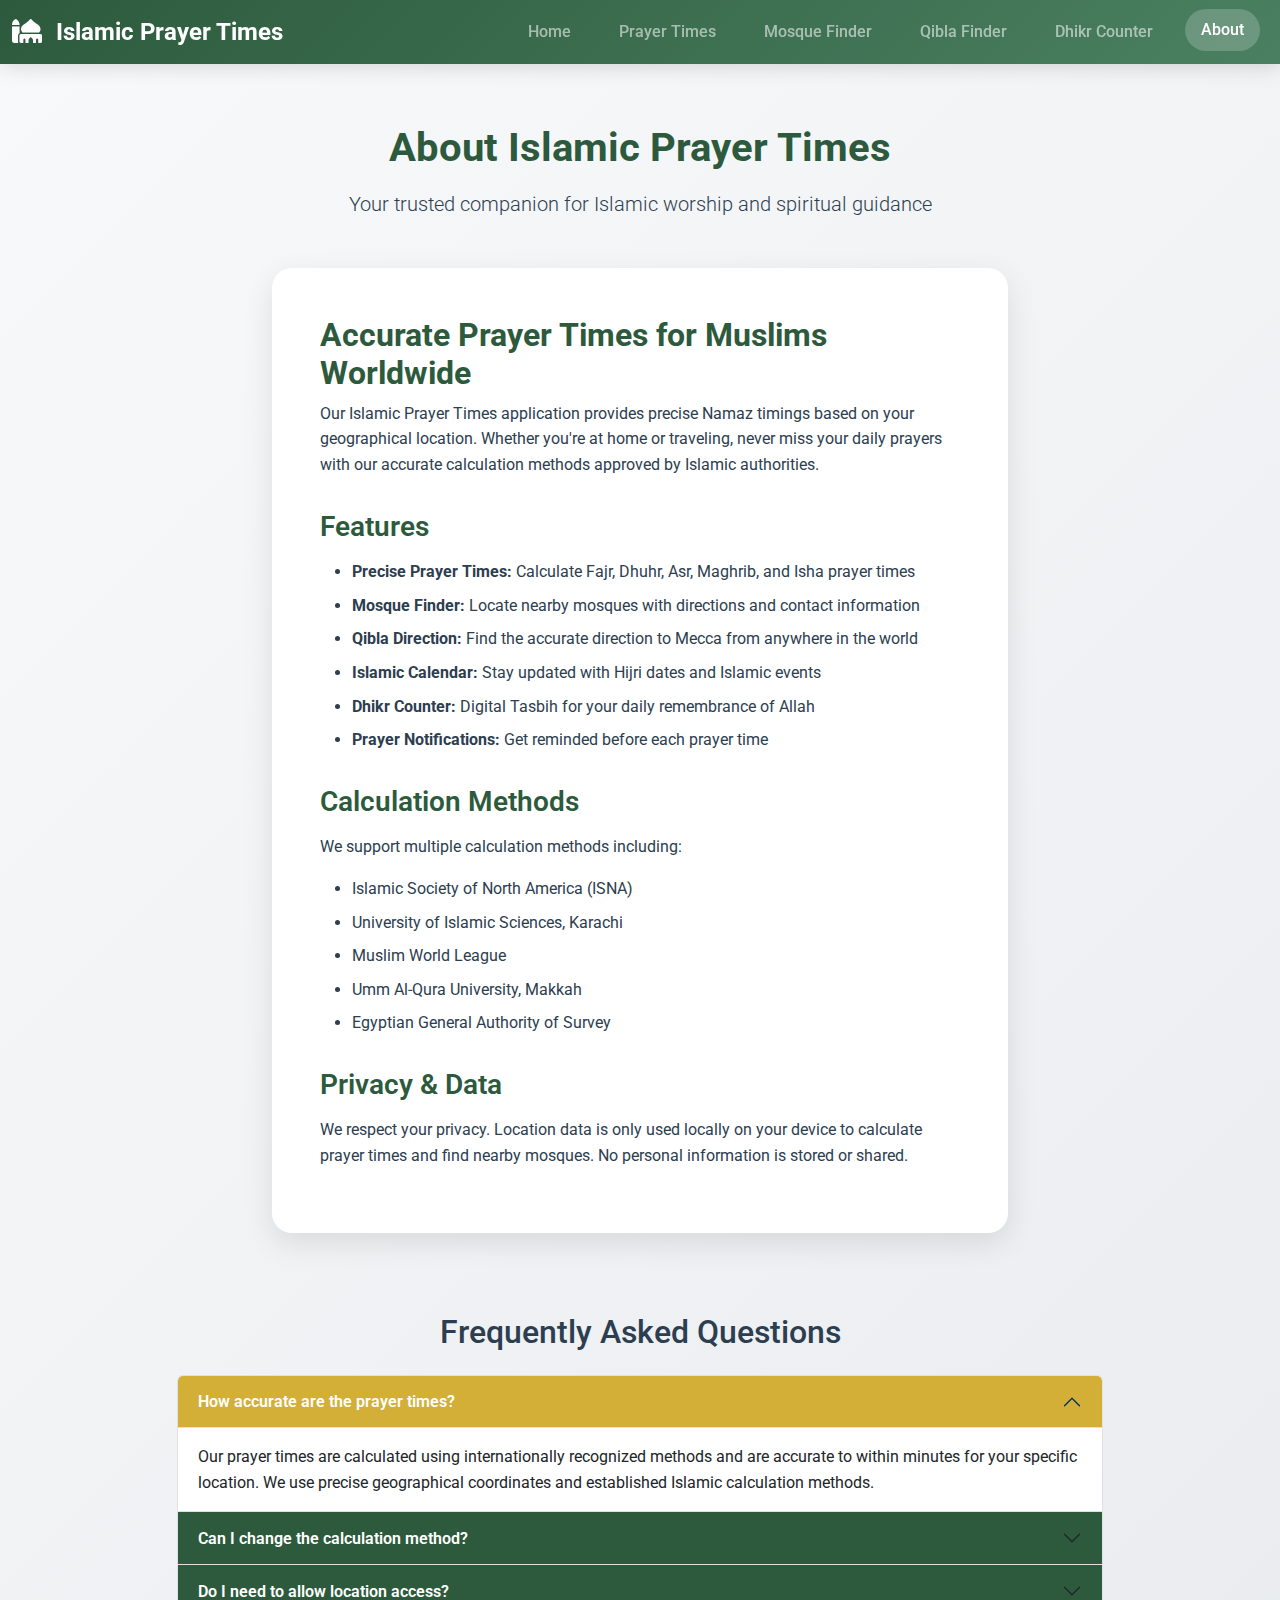
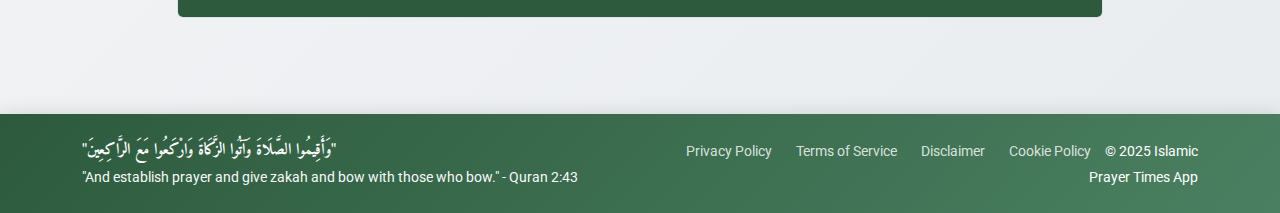
<file: about.html>
<!DOCTYPE html>
<html lang="en">

<head>
    <meta charset="UTF-8">
    <meta name="viewport" content="width=device-width, initial-scale=1.0">
    <title>About - Islamic Prayer Times</title>
    <meta name="description" content="Learn more about Islamic Prayer Times app and its features.">
    
    <!-- Bootstrap 5 CSS -->
    <link href="https://cdn.jsdelivr.net/npm/bootstrap@5.3.0/dist/css/bootstrap.min.css" rel="stylesheet">
    <!-- Font Awesome for Icons -->
    <link rel="stylesheet" href="https://cdnjs.cloudflare.com/ajax/libs/font-awesome/6.4.0/css/all.min.css">
    <!-- Google Fonts - Islamic Style -->
    <link href="https://fonts.googleapis.com/css2?family=Amiri:wght@400;700&family=Roboto:wght@300;400;500;700&display=swap" rel="stylesheet">
    
    <style>
        /* Islamic Prayer Times App - Custom Styles */
        :root {
            --islamic-green: #2d5a3d;
            --islamic-green-light: #4a8061;
            --islamic-gold: #d4af37;
            --islamic-gold-light: #f4d03f;
            --text-dark: #2c3e50;
            --text-light: #ecf0f1;
            --shadow-light: rgba(0, 0, 0, 0.1);
            --shadow-medium: rgba(0, 0, 0, 0.15);
            --gradient-green: linear-gradient(135deg, var(--islamic-green), var(--islamic-green-light));
            --gradient-gold: linear-gradient(135deg, var(--islamic-gold), var(--islamic-gold-light));
        }

        /* Base Styles */
        body {
            font-family: 'Roboto', sans-serif;
            line-height: 1.6;
            color: var(--text-dark);
            background: linear-gradient(135deg, #f8f9fa 0%, #e9ecef 100%);
            padding-top: 76px;
        }

        .arabic-font {
            font-family: 'Amiri', serif;
            font-weight: 700;
        }

        /* Navigation */
        .bg-islamic-green {
            background: var(--gradient-green) !important;
            box-shadow: 0 2px 20px var(--shadow-medium);
        }

        .navbar-brand {
            font-size: 1.5rem;
            font-weight: 700;
        }

        .navbar-nav .nav-link {
            font-weight: 500;
            margin: 0 0.5rem;
            transition: all 0.3s ease;
            border-radius: 25px;
            padding: 0.5rem 1rem !important;
        }

        .navbar-nav .nav-link:hover,
        .navbar-nav .nav-link.active {
            background-color: rgba(255, 255, 255, 0.2);
            transform: translateY(-2px);
        }

        /* Section Header */
        .section-header {
            margin-bottom: 3rem;
        }

        .section-header h1 {
            color: var(--islamic-green);
            font-weight: 700;
            margin-bottom: 1rem;
        }

        /* Islamic Welcome */
        .islamic-welcome {
            background: white;
            padding: 3rem;
            border-radius: 20px;
            box-shadow: 0 10px 30px var(--shadow-light);
            margin-bottom: 2rem;
        }

        .islamic-welcome h2 {
            color: var(--islamic-green);
            font-weight: 700;
        }

        .islamic-welcome h3 {
            color: var(--islamic-green);
            font-weight: 600;
            margin-top: 2rem;
            margin-bottom: 1rem;
        }

        .islamic-welcome ul {
            margin-bottom: 1.5rem;
        }

        .islamic-welcome li {
            margin-bottom: 0.5rem;
        }

        /* FAQ Styles */
        .accordion-button {
            background-color: var(--islamic-green);
            color: white;
            font-weight: 600;
        }

        .accordion-button:not(.collapsed) {
            background-color: var(--islamic-gold);
            color: white;
        }

        .accordion-button:focus {
            box-shadow: 0 0 0 0.25rem rgba(45, 90, 61, 0.25);
        }

        /* Footer */
        footer {
            background: var(--gradient-green) !important;
            margin-top: 3rem;
        }

        .footer-links a {
            color: rgba(255, 255, 255, 0.8);
            text-decoration: none;
            transition: color 0.3s ease;
            margin: 0 10px;
            font-size: 0.9rem;
        }

        .footer-links a:hover {
            color: white;
            text-decoration: underline;
        }

        /* Responsive Design */
        @media (max-width: 768px) {
            body {
                padding-top: 76px;
            }
            
            .islamic-welcome {
                padding: 2rem;
            }
        }
    </style>
</head>

<body>
    <!-- Navigation -->
    <nav class="navbar navbar-expand-lg navbar-dark bg-islamic-green fixed-top">
        <div class="container-fluid">
            <a class="navbar-brand" href="index.html">
                <i class="fas fa-mosque me-2"></i>
                Islamic Prayer Times
            </a>
            <button class="navbar-toggler" type="button" data-bs-toggle="collapse" data-bs-target="#navbarNav">
                <span class="navbar-toggler-icon"></span>
            </button>
            <div class="collapse navbar-collapse" id="navbarNav">
                <ul class="navbar-nav ms-auto">
                    <li class="nav-item">
                        <a class="nav-link" href="index.html">Home</a>
                    </li>
                    <li class="nav-item">
                        <a class="nav-link" href="prayer-times.html" onclick="return addLocationToLink(this)">Prayer Times</a>
                    </li>
                    <li class="nav-item">
                        <a class="nav-link" href="mosque-finder.html" onclick="return addLocationToLink(this)">Mosque Finder</a>
                    </li>
                    <li class="nav-item">
                        <a class="nav-link" href="qibla.html" onclick="return addLocationToLink(this)">Qibla Finder</a>
                    </li>
                    <li class="nav-item">
                        <a class="nav-link" href="dhikr.html">Dhikr Counter</a>
                    </li>
                    <li class="nav-item">
                        <a class="nav-link active" href="about.html">About</a>
                    </li>
                </ul>
            </div>
        </div>
    </nav>

    <!-- Main Content -->
    <main class="main-content">
        <div class="container py-5">
            <div class="section-header text-center">
                <h1>About Islamic Prayer Times</h1>
                <p class="lead">Your trusted companion for Islamic worship and spiritual guidance</p>
            </div>
            
            <div class="row">
                <div class="col-lg-8 mx-auto">
                    <article class="islamic-welcome">
                        <h2>Accurate Prayer Times for Muslims Worldwide</h2>
                        <p>Our Islamic Prayer Times application provides precise Namaz timings based on your geographical location. Whether you're at home or traveling, never miss your daily prayers with our accurate calculation methods approved by Islamic authorities.</p>
                        
                        <h3>Features</h3>
                        <ul>
                            <li><strong>Precise Prayer Times:</strong> Calculate Fajr, Dhuhr, Asr, Maghrib, and Isha prayer times</li>
                            <li><strong>Mosque Finder:</strong> Locate nearby mosques with directions and contact information</li>
                            <li><strong>Qibla Direction:</strong> Find the accurate direction to Mecca from anywhere in the world</li>
                            <li><strong>Islamic Calendar:</strong> Stay updated with Hijri dates and Islamic events</li>
                            <li><strong>Dhikr Counter:</strong> Digital Tasbih for your daily remembrance of Allah</li>
                            <li><strong>Prayer Notifications:</strong> Get reminded before each prayer time</li>
                        </ul>
                        
                        <h3>Calculation Methods</h3>
                        <p>We support multiple calculation methods including:</p>
                        <ul>
                            <li>Islamic Society of North America (ISNA)</li>
                            <li>University of Islamic Sciences, Karachi</li>
                            <li>Muslim World League</li>
                            <li>Umm Al-Qura University, Makkah</li>
                            <li>Egyptian General Authority of Survey</li>
                        </ul>

                        <h3>Privacy & Data</h3>
                        <p>We respect your privacy. Location data is only used locally on your device to calculate prayer times and find nearby mosques. No personal information is stored or shared.</p>
                    </article>
                </div>
            </div>

            <!-- FAQ Section -->
            <div class="row mt-5">
                <div class="col-lg-10 mx-auto">
                    <h2 class="text-center mb-4">Frequently Asked Questions</h2>
                    <div class="accordion" id="faqAccordion">
                        <div class="accordion-item">
                            <h3 class="accordion-header">
                                <button class="accordion-button" type="button" data-bs-toggle="collapse" data-bs-target="#faq1">
                                    How accurate are the prayer times?
                                </button>
                            </h3>
                            <div id="faq1" class="accordion-collapse collapse show" data-bs-parent="#faqAccordion">
                                <div class="accordion-body">
                                    Our prayer times are calculated using internationally recognized methods and are accurate to within minutes for your specific location. We use precise geographical coordinates and established Islamic calculation methods.
                                </div>
                            </div>
                        </div>
                        <div class="accordion-item">
                            <h3 class="accordion-header">
                                <button class="accordion-button collapsed" type="button" data-bs-toggle="collapse" data-bs-target="#faq2">
                                    Can I change the calculation method?
                                </button>
                            </h3>
                            <div id="faq2" class="accordion-collapse collapse" data-bs-parent="#faqAccordion">
                                <div class="accordion-body">
                                    Yes, you can choose from multiple calculation methods in the Prayer Times section. Different methods may vary slightly based on the angles used for Fajr and Isha prayers.
                                </div>
                            </div>
                        </div>
                        <div class="accordion-item">
                            <h3 class="accordion-header">
                                <button class="accordion-button collapsed" type="button" data-bs-toggle="collapse" data-bs-target="#faq3">
                                    Do I need to allow location access?
                                </button>
                            </h3>
                            <div id="faq3" class="accordion-collapse collapse" data-bs-parent="#faqAccordion">
                                <div class="accordion-body">
                                    Yes, location access is required to provide accurate prayer times for your area and to find nearby mosques. Your location data is processed locally and never stored or shared.
                                </div>
                            </div>
                        </div>
                    </div>
                </div>
            </div>
        </div>
    </main>

    <!-- Footer -->
    <footer class="bg-islamic-green text-white py-4">
        <div class="container">
            <div class="row align-items-center">
                <div class="col-md-6">
                    <p class="mb-0 arabic-font">"وَأَقِيمُوا الصَّلَاةَ وَآتُوا الزَّكَاةَ وَارْكَعُوا مَعَ
                        الرَّاكِعِينَ"</p>
                    <small class="text-light">"And establish prayer and give zakah and bow with those who bow." - Quran
                        2:43</small>
                </div>
                <div class="col-md-6 text-md-end footer-links">
                    <a href="#" data-bs-toggle="modal" data-bs-target="#privacyModal">Privacy Policy</a>
                    <a href="#" data-bs-toggle="modal" data-bs-target="#termsModal">Terms of Service</a>
                    <a href="#" data-bs-toggle="modal" data-bs-target="#disclaimerModal">Disclaimer</a>
                    <a href="#" data-bs-toggle="modal" data-bs-target="#cookiesModal">Cookie Policy</a>
                    <small>&copy; 2025 Islamic Prayer Times App</small>
                </div>
            </div>
        </div>
    </footer>

    <!-- Legal Modals -->
    <!-- Privacy Policy Modal -->
    <div class="modal fade legal-modal" id="privacyModal" tabindex="-1" aria-labelledby="privacyModalLabel"
        aria-hidden="true">
        <div class="modal-dialog modal-lg">
            <div class="modal-content">
                <div class="modal-header">
                    <h5 class="modal-title" id="privacyModalLabel"><i class="fas fa-shield-alt me-2"></i>Privacy Policy
                    </h5>
                    <button type="button" class="btn-close" data-bs-dismiss="modal" aria-label="Close"></button>
                </div>
                <div class="modal-body">
                    <h5>1. Information We Collect</h5>
                    <p>Our Islamic Prayer Times app collects limited information to provide you with accurate prayer
                        times and mosque locations:</p>
                    <ul>
                        <li><strong>Location Data:</strong> We collect your device's geographical coordinates to
                            calculate accurate prayer times and find nearby mosques.</li>
                        <li><strong>Usage Data:</strong> We may collect information about how you interact with our app
                            to improve user experience.</li>
                        <li><strong>Device Information:</strong> We collect device type and browser information for
                            compatibility purposes.</li>
                    </ul>

                    <h5>2. How We Use Your Information</h5>
                    <p>We use the collected information solely for the purpose of providing and improving our services:
                    </p>
                    <ul>
                        <li>To calculate accurate prayer times based on your location</li>
                        <li>To locate mosques near your current position</li>
                        <li>To improve app functionality and user experience</li>
                        <li>To provide customer support</li>
                    </ul>

                    <h5>3. Data Storage and Security</h5>
                    <p>We prioritize the security of your information:</p>
                    <ul>
                        <li>Location data is processed in real-time and not stored on our servers</li>
                        <li>We implement appropriate security measures to protect your information</li>
                        <li>We do not sell or share your personal information with third parties</li>
                    </ul>

                    <h5>4. Your Rights</h5>
                    <p>You have the right to:</p>
                    <ul>
                        <li>Access the personal information we hold about you</li>
                        <li>Request correction of inaccurate information</li>
                        <li>Request deletion of your personal data</li>
                        <li>Opt-out of data collection (though this may limit app functionality)</li>
                    </ul>

                    <h5>5. Changes to This Policy</h5>
                    <p>We may update our Privacy Policy from time to time. We will notify you of any changes by posting
                        the new Privacy Policy on this page and updating the "Last Updated" date.</p>

                    <p class="mt-4"><strong>Last Updated:</strong> January 1, 2025</p>
                </div>
                <div class="modal-footer">
                    <button type="button" class="btn btn-primary" data-bs-dismiss="modal">Close</button>
                </div>
            </div>
        </div>
    </div>
    <!-- Terms of Service Modal -->
    <div class="modal fade legal-modal" id="termsModal" tabindex="-1" aria-labelledby="termsModalLabel"
        aria-hidden="true">
        <div class="modal-dialog modal-lg">
            <div class="modal-content">
                <div class="modal-header">
                    <h5 class="modal-title" id="termsModalLabel"><i class="fas fa-file-contract me-2"></i>Terms of
                        Service</h5>
                    <button type="button" class="btn-close" data-bs-dismiss="modal" aria-label="Close"></button>
                </div>
                <div class="modal-body">
                    <h5>1. Acceptance of Terms</h5>
                    <p>By accessing and using the Islamic Prayer Times app, you accept and agree to be bound by the
                        terms and provision of this agreement.</p>

                    <h5>2. Use License</h5>
                    <p>Permission is granted to temporarily use the Islamic Prayer Times app for personal,
                        non-commercial transitory viewing only.</p>

                    <h5>3. Disclaimer</h5>
                    <p>The prayer times and mosque locations are provided for informational purposes only. While we
                        strive to provide accurate information, we cannot guarantee the absolute accuracy of prayer
                        times or mosque locations.</p>

                    <h5>4. Limitations</h5>
                    <p>In no event shall Islamic Prayer Times or its suppliers be liable for any damages arising out of
                        the use or inability to use the services provided by the app.</p>

                    <h5>5. Accuracy of Materials</h5>
                    <p>The materials appearing in the Islamic Prayer Times app could include technical, typographical,
                        or photographic errors. We do not warrant that any of the materials on its app are accurate,
                        complete or current.</p>

                    <h5>6. Modifications</h5>
                    <p>Islamic Prayer Times may revise these terms of service for its app at any time without notice. By
                        using this app you are agreeing to be bound by the then current version of these terms of
                        service.</p>

                    <h5>7. Governing Law</h5>
                    <p>These terms and conditions are governed by and construed in accordance with the laws and any
                        disputes relating to these terms and conditions will be subject to the exclusive jurisdiction of
                        the courts.</p>

                    <p class="mt-4"><strong>Last Updated:</strong> January 1, 2025</p>
                </div>
                <div class="modal-footer">
                    <button type="button" class="btn btn-primary" data-bs-dismiss="modal">Close</button>
                </div>
            </div>
        </div>
    </div>
    <!-- Disclaimer Modal -->
    <div class="modal fade legal-modal" id="disclaimerModal" tabindex="-1" aria-labelledby="disclaimerModalLabel"
        aria-hidden="true">
        <div class="modal-dialog modal-lg">
            <div class="modal-content">
                <div class="modal-header">
                    <h5 class="modal-title" id="disclaimerModalLabel"><i
                            class="fas fa-exclamation-circle me-2"></i>Disclaimer</h5>
                    <button type="button" class="btn-close" data-bs-dismiss="modal" aria-label="Close"></button>
                </div>
                <div class="modal-body">
                    <h5>1. Prayer Times Accuracy</h5>
                    <p>The prayer times provided by this app are calculated using established mathematical formulas and
                        are based on your geographical location. While we strive to provide accurate prayer times,
                        actual prayer times may vary slightly based on local customs, mosque announcements, and other
                        factors. Users are advised to confirm prayer times with their local mosque for religious
                        obligations.</p>

                    <h5>2. Mosque Locations</h5>
                    <p>The mosque locations are sourced from OpenStreetMap and may not be comprehensive or completely
                        accurate. The inclusion or exclusion of any mosque does not represent an endorsement or
                        criticism of that institution. We recommend verifying mosque information before visiting.</p>

                    <h5>3. Religious Considerations</h5>
                    <p>This app is intended as a helpful tool for Muslims but should not replace religious knowledge or
                        guidance from qualified scholars. Users are responsible for ensuring their prayers and religious
                        practices comply with their understanding of Islamic requirements.</p>

                    <h5>4. Technical Limitations</h5>
                    <p>The accuracy of location-based services depends on your device's capabilities and connectivity.
                        Results may vary based on GPS accuracy, network availability, and other technical factors beyond
                        our control.</p>

                    <h5>5. No Warranty</h5>
                    <p>The Islamic Prayer Times app is provided "as is" without any warranties, expressed or implied. We
                        make no guarantees regarding the availability, accuracy, or reliability of the services.</p>

                    <h5>6. Limitation of Liability</h5>
                    <p>In no event shall the creators of this app be liable for any missed prayers, religious
                        obligations, or any direct, indirect, incidental, special, or consequential damages arising from
                        the use of or inability to use the app.</p>

                    <p class="mt-4"><strong>Last Updated:</strong> January 1, 2025</p>
                </div>
                <div class="modal-footer">
                    <button type="button" class="btn btn-primary" data-bs-dismiss="modal">Close</button>
                </div>
            </div>
        </div>
    </div>
    <!-- Cookie Policy Modal -->
    <div class="modal fade legal-modal" id="cookiesModal" tabindex="-1" aria-labelledby="cookiesModalLabel"
        aria-hidden="true">
        <div class="modal-dialog modal-lg">
            <div class="modal-content">
                <div class="modal-header">
                    <h5 class="modal-title" id="cookiesModalLabel"><i class="fas fa-cookie-bite me-2"></i>Cookie Policy
                    </h5>
                    <button type="button" class="btn-close" data-bs-dismiss="modal" aria-label="Close"></button>
                </div>
                <div class="modal-body">
                    <h5>1. What Are Cookies</h5>
                    <p>Cookies are small text files that are stored on your device when you visit websites or use web
                        applications. They are widely used to make websites work efficiently and provide information to
                        the owners of the site.</p>

                    <h5>2. How We Use Cookies</h5>
                    <p>Our Islamic Prayer Times app uses cookies for the following purposes:</p>
                    <ul>
                        <li><strong>Essential Cookies:</strong> These are necessary for the app to function properly.
                            They enable core functionality such as location services and prayer time calculations.</li>
                        <li><strong>Preference Cookies:</strong> These remember your choices such as time format
                            preferences (12-hour or 24-hour format).</li>
                        <li><strong>Analytical Cookies:</strong> These help us understand how users interact with our
                            app, allowing us to improve its functionality and user experience.</li>
                    </ul>

                    <h5>3. Third-Party Cookies</h5>
                    <p>We may use services from third parties that place cookies on your device:</p>
                    <ul>
                        <li><strong>Mapping Services:</strong> Our mosque finder feature uses OpenStreetMap which may
                            place cookies for functionality.</li>
                        <li><strong>Analytics Services:</strong> We use analytics services to understand how our app is
                            being used and to make improvements.</li>
                    </ul>

                    <h5>4. Managing Cookies</h5>
                    <p>You can control and manage cookies in various ways:</p>
                    <ul>
                        <li>Most browsers allow you to refuse cookies or delete them. You can usually find these
                            settings in your browser's "options" or "preferences" menu.</li>
                        <li>Please note that disabling cookies may affect the functionality of our app and many other
                            websites that you visit.</li>
                    </ul>

                    <h5>5. Consent</h5>
                    <p>By using our app, you consent to the use of cookies in accordance with this Cookie Policy. If you
                        do not agree to our use of cookies, you should adjust your browser settings appropriately or
                        discontinue use of our app.</p>

                    <h5>6. Changes to This Policy</h5>
                    <p>We may update our Cookie Policy from time to time. We will notify you of any changes by posting
                        the new Cookie Policy on this page.</p>

                    <p class="mt-4"><strong>Last Updated:</strong> January 1, 2025</p>
                </div>
                <div class="modal-footer">
                    <button type="button" class="btn btn-primary" data-bs-dismiss="modal">Close</button>
                </div>
            </div>
        </div>
    </div>


    <!-- Bootstrap 5 JS -->
    <script src="https://cdn.jsdelivr.net/npm/bootstrap@5.3.0/dist/js/bootstrap.bundle.min.js"></script>
    
    <!-- Location Manager -->
    <script src="location-manager.js"></script>
    
    <script>
        // About page functionality
        document.addEventListener('DOMContentLoaded', function() {
            // Update navigation active state
            const currentPage = window.location.pathname.split('/').pop() || 'about.html';
            document.querySelectorAll('.nav-link').forEach(link => {
                link.classList.remove('active');
                if (link.getAttribute('href') === currentPage) {
                    link.classList.add('active');
                }
            });
        });
    </script>
</body>
</html>
</file>
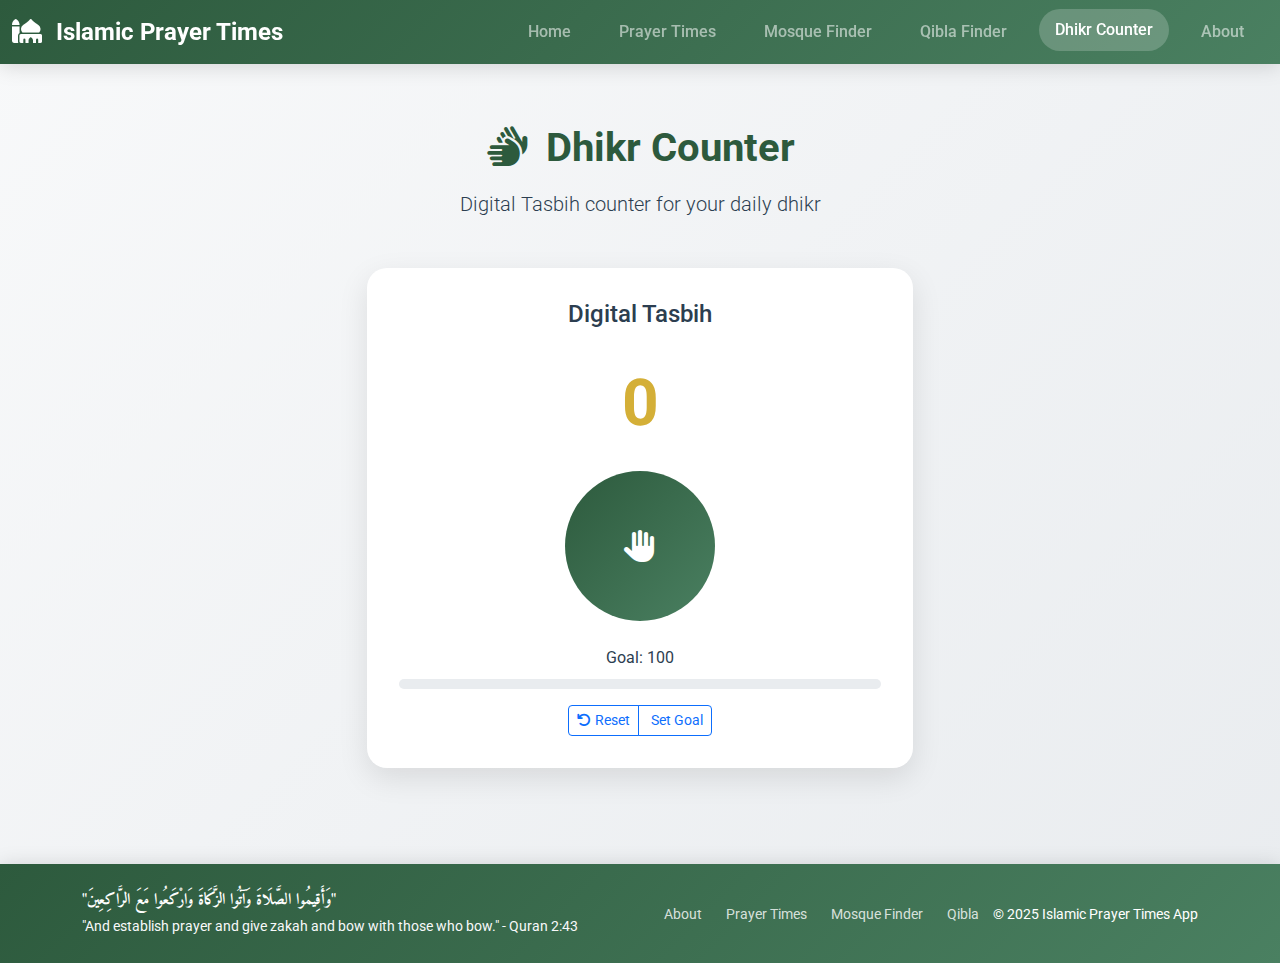
<file: dhikr.html>
<!DOCTYPE html>
<html lang="en">

<head>
    <meta charset="UTF-8">
    <meta name="viewport" content="width=device-width, initial-scale=1.0">
    <title>Dhikr Counter - Islamic Prayer Times</title>
    <meta name="description" content="Digital Tasbih counter for your daily dhikr.">
    <meta name="keywords"
        content="dhikr, zikr, Islamic remembrance, morning dhikr, evening dhikr, tasbeeh, Muslim devotional">

    <!-- Bootstrap 5 CSS -->
    <link href="https://cdn.jsdelivr.net/npm/bootstrap@5.3.0/dist/css/bootstrap.min.css" rel="stylesheet">
    <!-- Font Awesome for Icons -->
    <link rel="stylesheet" href="https://cdnjs.cloudflare.com/ajax/libs/font-awesome/6.4.0/css/all.min.css">
    <!-- Google Fonts - Islamic Style -->
    <link
        href="https://fonts.googleapis.com/css2?family=Amiri:wght@400;700&family=Roboto:wght@300;400;500;700&display=swap"
        rel="stylesheet">

    <style>
        /* Islamic Prayer Times App - Custom Styles */
        :root {
            --islamic-green: #2d5a3d;
            --islamic-green-light: #4a8061;
            --islamic-gold: #d4af37;
            --islamic-gold-light: #f4d03f;
            --text-dark: #2c3e50;
            --text-light: #ecf0f1;
            --shadow-light: rgba(0, 0, 0, 0.1);
            --shadow-medium: rgba(0, 0, 0, 0.15);
            --gradient-green: linear-gradient(135deg, var(--islamic-green), var(--islamic-green-light));
            --gradient-gold: linear-gradient(135deg, var(--islamic-gold), var(--islamic-gold-light));
        }

        /* Base Styles */
        body {
            font-family: 'Roboto', sans-serif;
            line-height: 1.6;
            color: var(--text-dark);
            background: linear-gradient(135deg, #f8f9fa 0%, #e9ecef 100%);
            padding-top: 76px;
        }

        .arabic-font {
            font-family: 'Amiri', serif;
            font-weight: 700;
        }

        /* Navigation */
        .bg-islamic-green {
            background: var(--gradient-green) !important;
            box-shadow: 0 2px 20px var(--shadow-medium);
        }

        .navbar-brand {
            font-size: 1.5rem;
            font-weight: 700;
        }

        .navbar-nav .nav-link {
            font-weight: 500;
            margin: 0 0.5rem;
            transition: all 0.3s ease;
            border-radius: 25px;
            padding: 0.5rem 1rem !important;
        }

        .navbar-nav .nav-link:hover,
        .navbar-nav .nav-link.active {
            background-color: rgba(255, 255, 255, 0.2);
            transform: translateY(-2px);
        }

        /* Section Header */
        .section-header {
            margin-bottom: 3rem;
        }

        .section-header h1 {
            color: var(--islamic-green);
            font-weight: 700;
            margin-bottom: 1rem;
        }

        /* Dhikr Counter */
        .dhikr-counter {
            background: white;
            border-radius: 20px;
            padding: 2rem;
            text-align: center;
            box-shadow: 0 10px 30px var(--shadow-light);
        }

        .dhikr-count {
            font-size: 4rem;
            font-weight: 700;
            color: var(--islamic-gold);
            margin: 1rem 0;
        }

        .dhikr-button {
            width: 150px;
            height: 150px;
            border-radius: 50%;
            background: var(--gradient-green);
            border: none;
            color: white;
            font-size: 2rem;
            cursor: pointer;
            transition: all 0.3s ease;
            display: flex;
            align-items: center;
            justify-content: center;
            margin: 1rem auto;
        }

        .dhikr-button:hover {
            transform: scale(1.1);
            box-shadow: 0 10px 30px var(--shadow-medium);
        }

        /* Buttons */
        .btn-primary {
            background: var(--gradient-green);
            border: none;
            border-radius: 25px;
            padding: 0.75rem 2rem;
            font-weight: 600;
            transition: all 0.3s ease;
        }

        .btn-primary:hover {
            background: var(--gradient-gold);
            transform: translateY(-2px);
            box-shadow: 0 8px 20px var(--shadow-medium);
        }

        /* Footer */
        footer {
            background: var(--gradient-green) !important;
            margin-top: 3rem;
        }

        .footer-links a {
            color: rgba(255, 255, 255, 0.8);
            text-decoration: none;
            transition: color 0.3s ease;
            margin: 0 10px;
            font-size: 0.9rem;
        }

        .footer-links a:hover {
            color: white;
            text-decoration: underline;
        }

        /* Responsive Design */
        @media (max-width: 768px) {
            body {
                padding-top: 76px;
            }

            .dhikr-count {
                font-size: 3rem;
            }

            .dhikr-button {
                width: 120px;
                height: 120px;
                font-size: 1.5rem;
            }
        }
    </style>
</head>

<body>
    <!-- Navigation -->
    <nav class="navbar navbar-expand-lg navbar-dark bg-islamic-green fixed-top">
        <div class="container-fluid">
            <a class="navbar-brand" href="index.html">
                <i class="fas fa-mosque me-2"></i>
                Islamic Prayer Times
            </a>
            <button class="navbar-toggler" type="button" data-bs-toggle="collapse" data-bs-target="#navbarNav">
                <span class="navbar-toggler-icon"></span>
            </button>
            <div class="collapse navbar-collapse" id="navbarNav">
                <ul class="navbar-nav ms-auto">
                    <li class="nav-item">
                        <a class="nav-link" href="index.html">Home</a>
                    </li>
                    <li class="nav-item">
                        <a class="nav-link" href="prayer-times.html" onclick="return addLocationToLink(this)">Prayer
                            Times</a>
                    </li>
                    <li class="nav-item">
                        <a class="nav-link" href="mosque-finder.html" onclick="return addLocationToLink(this)">Mosque
                            Finder</a>
                    </li>
                    <li class="nav-item">
                        <a class="nav-link" href="qibla.html" onclick="return addLocationToLink(this)">Qibla Finder</a>
                    </li>
                    <li class="nav-item">
                        <a class="nav-link active" href="dhikr.html">Dhikr Counter</a>
                    </li>
                    <li class="nav-item">
                        <a class="nav-link" href="about.html">About</a>
                    </li>
                </ul>
            </div>
        </div>
    </nav>

    <!-- Main Content -->
    <main class="main-content">
        <div class="container py-5">
            <div class="section-header text-center">
                <h1><i class="fas fa-hands me-3"></i>Dhikr Counter</h1>
                <p class="lead">Digital Tasbih counter for your daily dhikr</p>
            </div>

            <div class="row justify-content-center">
                <div class="col-md-8 col-lg-6">
                    <div class="dhikr-counter">
                        <h4 class="mb-4">Digital Tasbih</h4>
                        <div class="dhikr-count" id="dhikr-count">0</div>
                        <button class="dhikr-button" id="dhikr-button">
                            <i class="fas fa-hand-paper"></i>
                        </button>
                        <div class="mt-4">
                            <p class="mb-2">Goal: <span id="dhikr-goal">100</span></p>
                            <div class="progress mb-3" style="height: 10px;">
                                <div class="progress-bar bg-success" id="dhikr-progress" style="width: 0%"></div>
                            </div>
                            <div class="btn-group" role="group">
                                <button class="btn btn-outline-primary btn-sm" onclick="resetDhikr()">
                                    <i class="fas fa-undo me-1"></i>Reset
                                </button>
                                <button class="btn btn-outline-primary btn-sm" onclick="setDhikrGoal()">
                                    <i class="fas fa-target me-1"></i>Set Goal
                                </button>
                            </div>
                        </div>
                    </div>
                </div>
            </div>
        </div>
    </main>

    <!-- Footer -->
    <footer class="bg-islamic-green text-white py-4 mt-5">
        <div class="container">
            <div class="row align-items-center">
                <div class="col-md-6">
                    <p class="mb-0 arabic-font">"وَأَقِيمُوا الصَّلَاةَ وَآتُوا الزَّكَاةَ وَارْكَعُوا مَعَ
                        الرَّاكِعِينَ"</p>
                    <small class="text-light">"And establish prayer and give zakah and bow with those who bow." - Quran
                        2:43</small>
                </div>
                <div class="col-md-6 text-md-end footer-links">
                    <a href="about.html">About</a>
                    <a href="prayer-times.html" onclick="return addLocationToLink(this)">Prayer Times</a>
                    <a href="mosque-finder.html" onclick="return addLocationToLink(this)">Mosque Finder</a>
                    <a href="qibla.html" onclick="return addLocationToLink(this)">Qibla</a>
                    <small>&copy; 2025 Islamic Prayer Times App</small>
                </div>
            </div>
        </div>
    </footer>

    <!-- Bootstrap 5 JS -->
    <script src="https://cdn.jsdelivr.net/npm/bootstrap@5.3.0/dist/js/bootstrap.bundle.min.js"></script>

    <!-- Location Manager -->
    <script src="location-manager.js"></script>

    <script>
        // Dhikr Counter page functionality
        let dhikrCount = parseInt(localStorage.getItem('dhikrCount')) || 0;
        let dhikrGoal = parseInt(localStorage.getItem('dhikrGoal')) || 100;

        document.addEventListener('DOMContentLoaded', function () {
            // Update navigation active state
            const currentPage = window.location.pathname.split('/').pop() || 'dhikr.html';
            document.querySelectorAll('.nav-link').forEach(link => {
                link.classList.remove('active');
                if (link.getAttribute('href') === currentPage) {
                    link.classList.add('active');
                }
            });

            // Initialize dhikr counter
            initDhikrCounter();
        });

        function initDhikrCounter() {
            // Update display
            updateDhikrDisplay();

            // Add click event to button
            const dhikrButton = document.getElementById('dhikr-button');
            if (dhikrButton) {
                dhikrButton.addEventListener('click', () => {
                    incrementDhikr();
                });
            }
        }

        function incrementDhikr() {
            dhikrCount++;
            localStorage.setItem('dhikrCount', dhikrCount);
            updateDhikrDisplay();

            // Add visual feedback
            const button = document.getElementById('dhikr-button');
            if (button) {
                button.style.transform = 'scale(0.95)';
                setTimeout(() => {
                    button.style.transform = 'scale(1)';
                }, 100);
            }

            // Check if goal is reached
            if (dhikrCount >= dhikrGoal && dhikrCount - 1 < dhikrGoal) {
                showDhikrCongratulations();
            }
        }

        function updateDhikrDisplay() {
            document.getElementById('dhikr-count').textContent = dhikrCount;
            document.getElementById('dhikr-goal').textContent = dhikrGoal;

            const progress = Math.min((dhikrCount / dhikrGoal) * 100, 100);
            document.getElementById('dhikr-progress').style.width = progress + '%';
        }

        function resetDhikr() {
            dhikrCount = 0;
            localStorage.setItem('dhikrCount', dhikrCount);
            updateDhikrDisplay();
        }

        function setDhikrGoal() {
            const newGoal = prompt('Enter your dhikr goal:', dhikrGoal);
            if (newGoal && !isNaN(newGoal) && parseInt(newGoal) > 0) {
                dhikrGoal = parseInt(newGoal);
                localStorage.setItem('dhikrGoal', dhikrGoal);
                updateDhikrDisplay();
            }
        }

        function showDhikrCongratulations() {
            // Simple congratulations (you can enhance this)
            if ('Notification' in window && Notification.permission === 'granted') {
                new Notification('Dhikr Goal Reached!', {
                    body: `Congratulations! You've completed ${dhikrGoal} dhikr.`,
                    icon: '/favicon.ico'
                });
            } else {
                alert(`Congratulations! You've completed ${dhikrGoal} dhikr.`);
            }
        }
    </script>
</body>

</html>
</file>
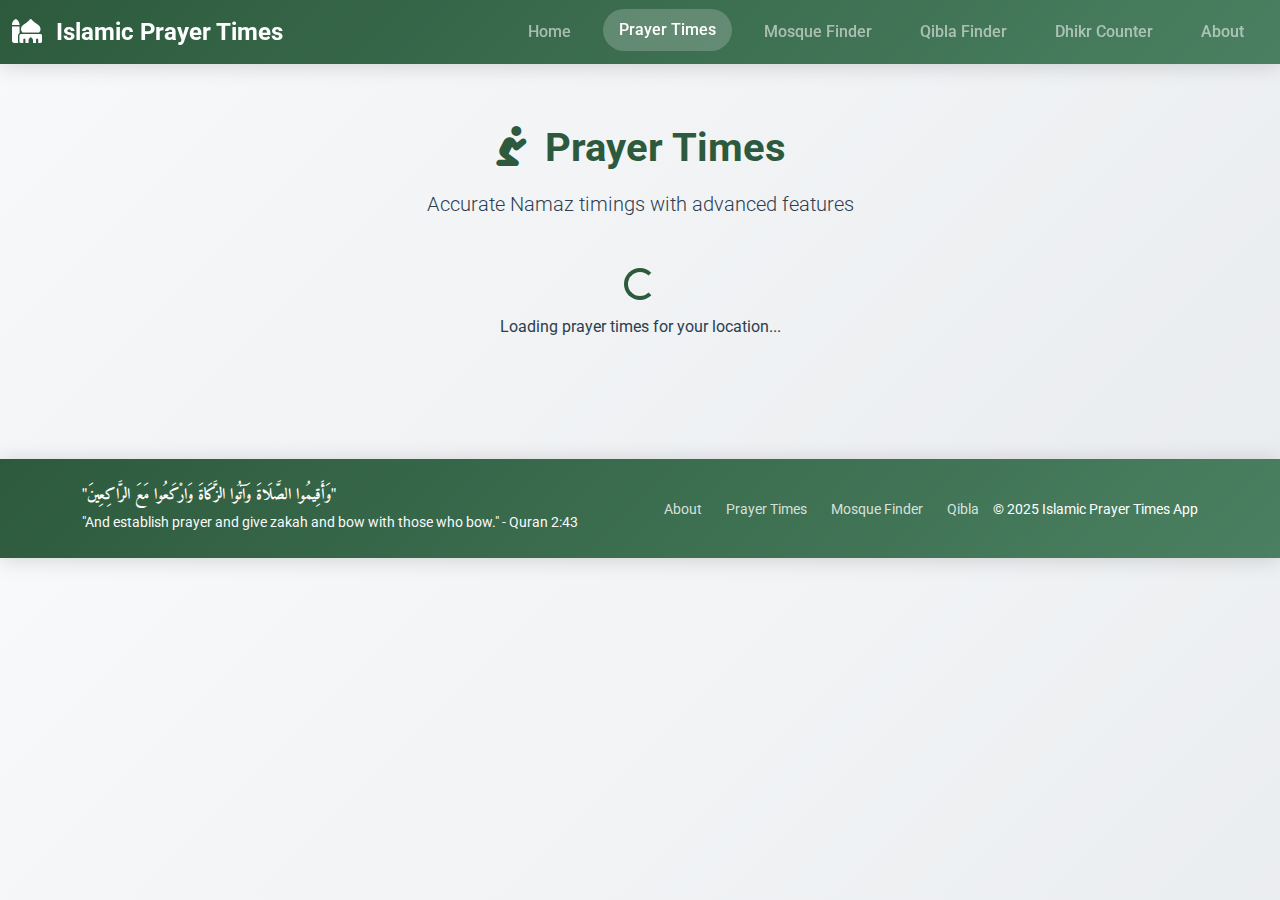
<file: prayer-times.html>
<!DOCTYPE html>
<html lang="en">

<head>
    <meta charset="UTF-8">
    <meta name="viewport" content="width=device-width, initial-scale=1.0">
    <title>Prayer Times - Islamic Prayer Times</title>
    <meta name="description" content="Accurate Islamic prayer times for your location with multiple calculation methods.">
     <meta name="keywords" content="prayer times, salah times, daily prayer, today's prayer times, Islamic prayer schedule, namaz times, Muslim prayer">
    
    <!-- Bootstrap 5 CSS -->
    <link href="https://cdn.jsdelivr.net/npm/bootstrap@5.3.0/dist/css/bootstrap.min.css" rel="stylesheet">
    <!-- Font Awesome for Icons -->
    <link rel="stylesheet" href="https://cdnjs.cloudflare.com/ajax/libs/font-awesome/6.4.0/css/all.min.css">
    <!-- Google Fonts - Islamic Style -->
    <link href="https://fonts.googleapis.com/css2?family=Amiri:wght@400;700&family=Roboto:wght@300;400;500;700&display=swap" rel="stylesheet">
    
    <style>
        /* Islamic Prayer Times App - Custom Styles */
        :root {
            --islamic-green: #2d5a3d;
            --islamic-green-light: #4a8061;
            --islamic-gold: #d4af37;
            --islamic-gold-light: #f4d03f;
            --text-dark: #2c3e50;
            --text-light: #ecf0f1;
            --shadow-light: rgba(0, 0, 0, 0.1);
            --shadow-medium: rgba(0, 0, 0, 0.15);
            --gradient-green: linear-gradient(135deg, var(--islamic-green), var(--islamic-green-light));
            --gradient-gold: linear-gradient(135deg, var(--islamic-gold), var(--islamic-gold-light));
        }

        /* Base Styles */
        body {
            font-family: 'Roboto', sans-serif;
            line-height: 1.6;
            color: var(--text-dark);
            background: linear-gradient(135deg, #f8f9fa 0%, #e9ecef 100%);
            padding-top: 76px;
        }

        .arabic-font {
            font-family: 'Amiri', serif;
            font-weight: 700;
        }

        /* Navigation */
        .bg-islamic-green {
            background: var(--gradient-green) !important;
            box-shadow: 0 2px 20px var(--shadow-medium);
        }

        .navbar-brand {
            font-size: 1.5rem;
            font-weight: 700;
        }

        .navbar-nav .nav-link {
            font-weight: 500;
            margin: 0 0.5rem;
            transition: all 0.3s ease;
            border-radius: 25px;
            padding: 0.5rem 1rem !important;
        }

        .navbar-nav .nav-link:hover,
        .navbar-nav .nav-link.active {
            background-color: rgba(255, 255, 255, 0.2);
            transform: translateY(-2px);
        }

        /* Section Header */
        .section-header {
            margin-bottom: 3rem;
        }

        .section-header h1 {
            color: var(--islamic-green);
            font-weight: 700;
            margin-bottom: 1rem;
        }

        /* Location Card */
        .location-card {
            background: white;
            border-radius: 15px;
            overflow: hidden;
            box-shadow: 0 8px 25px var(--shadow-light);
            transition: transform 0.3s ease;
        }

        .location-card:hover {
            transform: translateY(-5px);
        }

        .location-card .card-header {
            background: var(--gradient-green);
            color: white;
            font-weight: 600;
            padding: 1rem 1.5rem;
            border: none;
        }

        .location-card .card-body {
            padding: 1.5rem;
        }

        /* Prayer Time Cards */
        .prayer-card {
            background: white;
            border-radius: 15px;
            padding: 1.5rem;
            text-align: center;
            box-shadow: 0 8px 25px var(--shadow-light);
            transition: all 0.3s ease;
            border: 2px solid transparent;
        }

        .prayer-card:hover {
            transform: translateY(-5px);
            border-color: var(--islamic-gold);
            box-shadow: 0 15px 35px var(--shadow-medium);
        }

        .prayer-card .prayer-icon {
            font-size: 2.5rem;
            color: var(--islamic-green);
            margin-bottom: 1rem;
        }

        .prayer-card .prayer-name {
            font-size: 1.2rem;
            font-weight: 700;
            color: var(--islamic-green);
            margin-bottom: 0.5rem;
        }

        .prayer-card .prayer-time {
            font-size: 1.5rem;
            font-weight: 700;
            color: var(--islamic-gold);
            font-family: 'Roboto', monospace;
        }

        .prayer-card.current-prayer {
            background: var(--gradient-green);
            color: white;
        }

        .prayer-card.current-prayer .prayer-icon,
        .prayer-card.current-prayer .prayer-name {
            color: white;
        }

        .prayer-card.current-prayer .prayer-time {
            color: var(--islamic-gold-light);
        }

        /* Cards */
        .card {
            border: none;
            border-radius: 15px;
            box-shadow: 0 8px 25px var(--shadow-light);
            transition: transform 0.3s ease;
        }

        .card:hover {
            transform: translateY(-5px);
        }

        .card-header {
            background: var(--gradient-green);
            color: white;
            border: none;
            font-weight: 600;
        }

        /* Alerts */
        .alert {
            border: none;
            border-radius: 10px;
            box-shadow: 0 4px 15px var(--shadow-light);
        }

        /* Loading Spinners */
        .spinner-border {
            color: var(--islamic-green) !important;
        }

        /* Buttons */
        .btn-primary {
            background: var(--gradient-green);
            border: none;
            border-radius: 25px;
            padding: 0.75rem 2rem;
            font-weight: 600;
            transition: all 0.3s ease;
        }

        .btn-primary:hover {
            background: var(--gradient-gold);
            transform: translateY(-2px);
            box-shadow: 0 8px 20px var(--shadow-medium);
        }

        /* Footer */
        footer {
            background: var(--gradient-green) !important;
            margin-top: 3rem;
        }

        .footer-links a {
            color: rgba(255, 255, 255, 0.8);
            text-decoration: none;
            transition: color 0.3s ease;
            margin: 0 10px;
            font-size: 0.9rem;
        }

        .footer-links a:hover {
            color: white;
            text-decoration: underline;
        }

        /* Responsive Design */
        @media (max-width: 768px) {
            body {
                padding-top: 76px;
            }
            
            .prayer-card {
                margin-bottom: 1rem;
            }
        }
        
        @media (max-width: 480px) {
            .prayer-card .prayer-icon {
                font-size: 2rem;
            }
            
            .prayer-card .prayer-name {
                font-size: 1rem;
            }
            
            .prayer-card .prayer-time {
                font-size: 1.2rem;
            }
        }
    </style>
</head>

<body>
    <!-- Navigation -->
    <nav class="navbar navbar-expand-lg navbar-dark bg-islamic-green fixed-top">
        <div class="container-fluid">
            <a class="navbar-brand" href="index.html">
                <i class="fas fa-mosque me-2"></i>
                Islamic Prayer Times
            </a>
            <button class="navbar-toggler" type="button" data-bs-toggle="collapse" data-bs-target="#navbarNav">
                <span class="navbar-toggler-icon"></span>
            </button>
            <div class="collapse navbar-collapse" id="navbarNav">
                <ul class="navbar-nav ms-auto">
                    <li class="nav-item">
                        <a class="nav-link" href="index.html">Home</a>
                    </li>
                    <li class="nav-item">
                        <a class="nav-link active" href="prayer-times.html">Prayer Times</a>
                    </li>
                    <li class="nav-item">
                        <a class="nav-link" href="mosque-finder.html" onclick="return addLocationToLink(this)">Mosque Finder</a>
                    </li>
                    <li class="nav-item">
                        <a class="nav-link" href="qibla.html" onclick="return addLocationToLink(this)">Qibla Finder</a>
                    </li>
                    <li class="nav-item">
                        <a class="nav-link" href="dhikr.html">Dhikr Counter</a>
                    </li>
                    <li class="nav-item">
                        <a class="nav-link" href="about.html">About</a>
                    </li>
                </ul>
            </div>
        </div>
    </nav>

    <!-- Main Content -->
    <main class="main-content">
        <div class="container py-5">
            <div class="section-header text-center">
                <h1><i class="fas fa-pray me-3"></i>Prayer Times</h1>
                <p class="lead">Accurate Namaz timings with advanced features</p>
            </div>

            <!-- Location Loading -->
            <div id="prayer-loading" class="text-center mb-4">
                <div class="spinner-border" role="status">
                    <span class="visually-hidden">Loading prayer times...</span>
                </div>
                <p class="mt-2">Loading prayer times for your location...</p>
            </div>

            <!-- Location Error -->
            <div id="prayer-error" class="alert alert-warning text-center d-none" role="alert">
                <h5 class="alert-heading"><i class="fas fa-exclamation-triangle me-2"></i>Unable to get your location</h5>
                <p class="mb-0">Please allow location access to view accurate prayer times for your area.</p>
            </div>

            <!-- Prayer Calculation Method -->
            <div id="calculation-method" class="card mb-4 d-none">
                <div class="card-header">
                    <i class="fas fa-calculator me-2"></i>Calculation Method
                </div>
                <div class="card-body">
                    <select class="form-select" id="methodSelect">
                        <option value="2">Islamic Society of North America (ISNA)</option>
                        <option value="1">University of Islamic Sciences, Karachi</option>
                        <option value="3">Muslim World League</option>
                        <option value="4">Umm Al-Qura University, Makkah</option>
                        <option value="5">Egyptian General Authority of Survey</option>
                    </select>
                </div>
            </div>

            <!-- Location Card -->
            <div id="prayer-location-card" class="location-card mb-4 d-none">
                <div class="card-header">
                    <i class="fas fa-map-marker-alt me-2"></i>Current Location
                </div>
                <div class="card-body">
                    <p class="mb-0">
                        <strong id="prayer-city">Loading...</strong>,
                        <span id="prayer-country">Loading...</span>
                    </p>
                    <small class="text-muted">
                        Coordinates: <span id="prayer-coordinates">---, ---</span>
                    </small>
                </div>
            </div>

            <!-- Time Format Toggle -->
            <div id="prayer-format-toggle" class="text-center mb-4 d-none">
                <div class="form-check form-switch d-inline-block">
                    <input class="form-check-input" type="checkbox" id="timeFormatSwitch" checked>
                    <label class="form-check-label" for="timeFormatSwitch">
                        <span id="timeFormatLabel">24-hour format</span>
                    </label>
                </div>
            </div>

            <!-- Prayer Times Grid -->
            <div id="prayer-times-grid" class="row g-4 d-none">
                <div class="col-lg-4 col-md-6">
                    <div class="prayer-card" id="fajr-card">
                        <div class="prayer-icon">
                            <i class="fas fa-sun"></i>
                        </div>
                        <div class="prayer-name">Fajr</div>
                        <div class="prayer-time" id="fajr-time">--:--</div>
                    </div>
                </div>
                 <div class="col-lg-4 col-md-6">
                    <div class="prayer-card" id="sunrise-card">
                        <div class="prayer-icon">
                            <i class="fas fa-sun"></i>
                        </div>
                        <div class="prayer-name">Sunrise</div>
                        <div class="prayer-time" id="sunrise-time">--:--</div>
                    </div>
                </div>
                <div class="col-lg-4 col-md-6">
                    <div class="prayer-card" id="dhuhr-card">
                        <div class="prayer-icon">
                            <i class="fas fa-sun"></i>
                        </div>
                        <div class="prayer-name">Dhuhr</div>
                        <div class="prayer-time" id="dhuhr-time">--:--</div>
                    </div>
                </div>
                <div class="col-lg-4 col-md-6">
                    <div class="prayer-card" id="asr-card">
                        <div class="prayer-icon">
                            <i class="fas fa-cloud-sun"></i>
                        </div>
                        <div class="prayer-name">Asr</div>
                        <div class="prayer-time" id="asr-time">--:--</div>
                    </div>
                </div>
                <div class="col-lg-4 col-md-6">
                    <div class="prayer-card" id="maghrib-card">
                        <div class="prayer-icon">
                            <i class="fas fa-moon"></i>
                        </div>
                        <div class="prayer-name">Maghrib</div>
                        <div class="prayer-time" id="maghrib-time">--:--</div>
                    </div>
                </div>
                <div class="col-lg-4 col-md-6">
                    <div class="prayer-card" id="isha-card">
                        <div class="prayer-icon">
                            <i class="fas fa-star"></i>
                        </div>
                        <div class="prayer-name">Isha</div>
                        <div class="prayer-time" id="isha-time">--:--</div>
                    </div>
                </div>
            </div>

            <!-- Prayer Notifications -->
            <div id="prayer-notifications" class="card mt-4 d-none">
                <div class="card-header">
                    <i class="fas fa-bell me-2"></i>Prayer Notifications
                </div>
                <div class="card-body">
                    <div class="form-check form-switch">
                        <input class="form-check-input" type="checkbox" id="notificationSwitch">
                        <label class="form-check-label" for="notificationSwitch">
                            Enable prayer time notifications
                        </label>
                    </div>
                </div>
            </div>
        </div>
    </main>

    <!-- Footer -->
    <footer class="bg-islamic-green text-white py-4 mt-5">
        <div class="container">
            <div class="row align-items-center">
                <div class="col-md-6">
                    <p class="mb-0 arabic-font">"وَأَقِيمُوا الصَّلَاةَ وَآتُوا الزَّكَاةَ وَارْكَعُوا مَعَ الرَّاكِعِينَ"</p>
                    <small class="text-light">"And establish prayer and give zakah and bow with those who bow." - Quran 2:43</small>
                </div>
                <div class="col-md-6 text-md-end footer-links">
                    <a href="about.html">About</a>
                    <a href="prayer-times.html">Prayer Times</a>
                    <a href="mosque-finder.html" onclick="return addLocationToLink(this)">Mosque Finder</a>
                    <a href="qibla.html" onclick="return addLocationToLink(this)">Qibla</a>
                    <small>&copy; 2025 Islamic Prayer Times App</small>
                </div>
            </div>
        </div>
    </footer>

    <!-- Bootstrap 5 JS -->
    <script src="https://cdn.jsdelivr.net/npm/bootstrap@5.3.0/dist/js/bootstrap.bundle.min.js"></script>
    
    <!-- Location Manager -->
    <script src="location-manager.js"></script>
    
    <script>
        // Prayer Times page functionality
        document.addEventListener('DOMContentLoaded', function() {
            // Update navigation active state
            const currentPage = window.location.pathname.split('/').pop() || 'prayer-times.html';
            document.querySelectorAll('.nav-link').forEach(link => {
                link.classList.remove('active');
                if (link.getAttribute('href') === currentPage) {
                    link.classList.add('active');
                }
            });
            
            // Initialize location and load prayer times
            window.locationManager.getLocation().then(() => {
                loadPrayerTimes();
            }).catch((error) => {
                document.getElementById('prayer-loading').classList.add('d-none');
                document.getElementById('prayer-error').classList.remove('d-none');
            });
            
            // Setup event listeners
            setupEventListeners();
        });

        function setupEventListeners() {
            // Time format toggle
            const timeFormatSwitch = document.getElementById('timeFormatSwitch');
            if (timeFormatSwitch) {
                const savedFormat = localStorage.getItem('timeFormat');
                const is24HourFormat = savedFormat ? savedFormat === '24' : true;
                timeFormatSwitch.checked = is24HourFormat;
                updateTimeFormatLabel(is24HourFormat);
                
                timeFormatSwitch.addEventListener('change', (e) => {
                    const is24Hour = e.target.checked;
                    localStorage.setItem('timeFormat', is24Hour ? '24' : '12');
                    updateTimeFormatLabel(is24Hour);
                    if (window.prayerTimes) {
                        displayPrayerTimes(window.prayerTimes, is24Hour);
                    }
                });
            }

            // Calculation method selector
            const methodSelect = document.getElementById('methodSelect');
            if (methodSelect) {
                methodSelect.value = localStorage.getItem('calculationMethod') || '2';
                methodSelect.addEventListener('change', (e) => {
                    localStorage.setItem('calculationMethod', e.target.value);
                    if (window.locationManager.userLocation) {
                        loadPrayerTimes();
                    }
                });
            }

            // Notification toggle
            const notificationSwitch = document.getElementById('notificationSwitch');
            if (notificationSwitch) {
                notificationSwitch.checked = localStorage.getItem('notificationsEnabled') === 'true';
                notificationSwitch.addEventListener('change', (e) => {
                    localStorage.setItem('notificationsEnabled', e.target.checked);
                });
            }
        }

        function updateTimeFormatLabel(is24HourFormat) {
            const label = document.getElementById('timeFormatLabel');
            if (label) {
                label.textContent = is24HourFormat ? '24-hour format' : '12-hour format';
            }
        }

        async function loadPrayerTimes() {
            const location = window.locationManager.userLocation;
            if (!location) return;

            try {
                const method = document.getElementById('methodSelect').value || '2';
                const response = await fetch(
                    `https://api.aladhan.com/v1/timings/date-string?latitude=${location.lat}&longitude=${location.lng}&method=${method}`
                );
                const data = await response.json();
                
                if (data.code === 200) {
                    window.prayerTimes = data.data.timings;
                    displayPrayerTimes(data.data.timings);
                    
                    // Show content, hide loading
                    document.getElementById('prayer-loading').classList.add('d-none');
                    document.getElementById('prayer-location-card').classList.remove('d-none');
                    document.getElementById('prayer-format-toggle').classList.remove('d-none');
                    document.getElementById('prayer-times-grid').classList.remove('d-none');
                    document.getElementById('calculation-method').classList.remove('d-none');
                    document.getElementById('prayer-notifications').classList.remove('d-none');
                    
                    // Update location info
                    document.getElementById('prayer-city').textContent = location.city || 'Unknown';
                    document.getElementById('prayer-country').textContent = location.country || 'Unknown';
                    document.getElementById('prayer-coordinates').textContent = 
                        `${location.lat.toFixed(4)}, ${location.lng.toFixed(4)}`;
                } else {
                    throw new Error('Failed to load prayer times');
                }
            } catch (error) {
                console.error('Error loading prayer times:', error);
                document.getElementById('prayer-loading').classList.add('d-none');
                document.getElementById('prayer-error').classList.remove('d-none');
            }
        }

        function displayPrayerTimes(prayerTimes, is24HourFormat = null) {
            if (!prayerTimes) return;
            
            const use24Hour = is24HourFormat !== null ? is24HourFormat : 
                (localStorage.getItem('timeFormat') !== '12');
            
            // Update prayer times
            const prayers = ['Fajr', 'Dhuhr', 'Asr', 'Maghrib', 'Isha', 'Sunrise'];
            prayers.forEach(prayer => {
                const timeElement = document.getElementById(`${prayer.toLowerCase()}-time`);
                if (timeElement && prayerTimes[prayer]) {
                    timeElement.textContent = formatTime(prayerTimes[prayer], use24Hour);
                }
            });

            highlightCurrentPrayer(prayerTimes);
        }

        function formatTime(timeString, is24HourFormat) {
            const [hours, minutes] = timeString.split(':');
            
            if (is24HourFormat) {
                return `${hours}:${minutes}`;
            } else {
                const date = new Date();
                date.setHours(parseInt(hours), parseInt(minutes));
                return date.toLocaleTimeString('en-US', {
                    hour: 'numeric',
                    minute: '2-digit',
                    hour12: true
                });
            }
        }

        function highlightCurrentPrayer(prayerTimes) {
            if (!prayerTimes) return;

            const now = new Date();
            const currentTime = now.getHours() * 60 + now.getMinutes();
            
            const prayers = [
                { name: 'fajr', time: prayerTimes.Fajr },
                { name: 'dhuhr', time: prayerTimes.Dhuhr },
                { name: 'asr', time: prayerTimes.Asr },
                { name: 'maghrib', time: prayerTimes.Maghrib },
                { name: 'isha', time: prayerTimes.Isha }
            ];

            // Remove current prayer highlighting
            prayers.forEach(prayer => {
                document.getElementById(`${prayer.name}-card`)?.classList.remove('current-prayer');
            });

            // Find current prayer period
            for (let i = 0; i < prayers.length; i++) {
                const [hours, minutes] = prayers[i].time.split(':');
                const prayerTime = parseInt(hours) * 60 + parseInt(minutes);
                
                const nextIndex = (i + 1) % prayers.length;
                const [nextHours, nextMinutes] = prayers[nextIndex].time.split(':');
                let nextPrayerTime = parseInt(nextHours) * 60 + parseInt(nextMinutes);
                
                // Handle day transition
                if (nextPrayerTime < prayerTime) {
                    nextPrayerTime += 24 * 60;
                }
                
                if (currentTime >= prayerTime && currentTime < nextPrayerTime) {
                    document.getElementById(`${prayers[i].name}-card`)?.classList.add('current-prayer');
                    break;
                }
            }
        }
    </script>
</body>
</html>
</file>
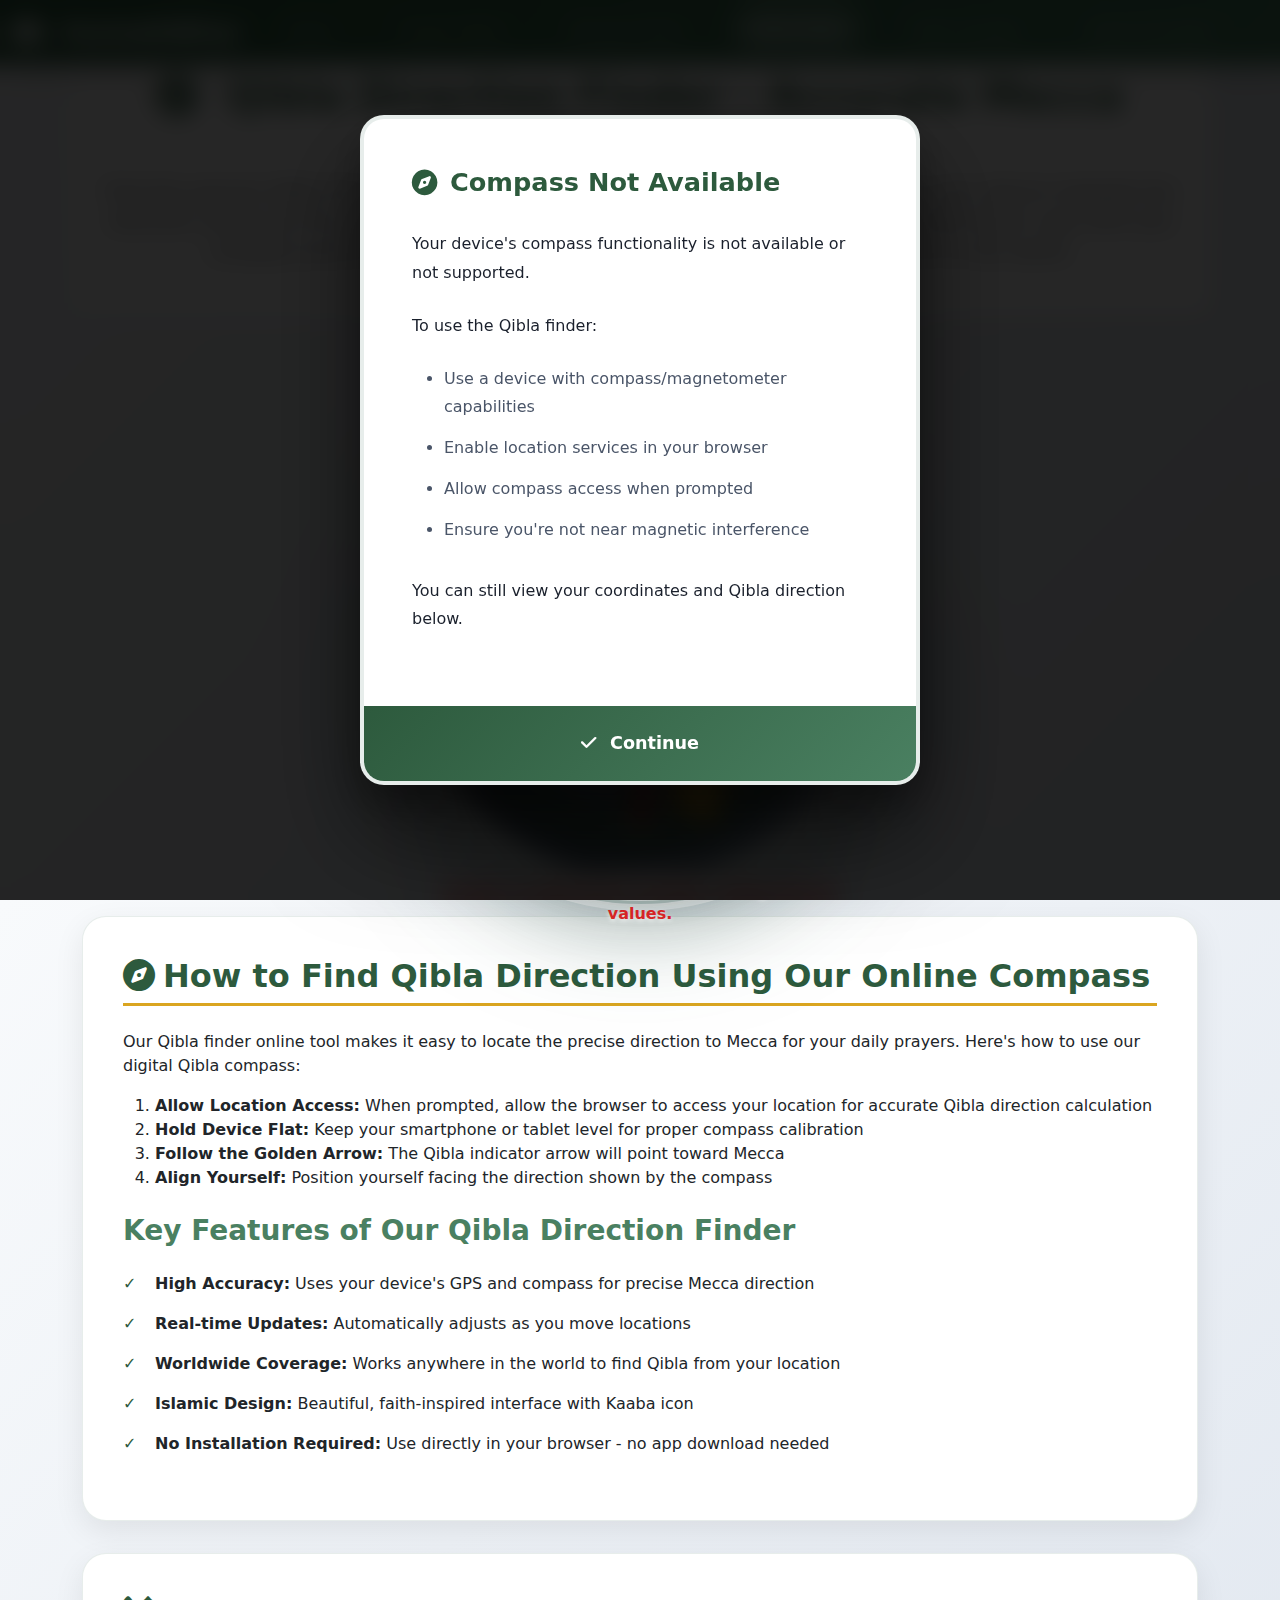
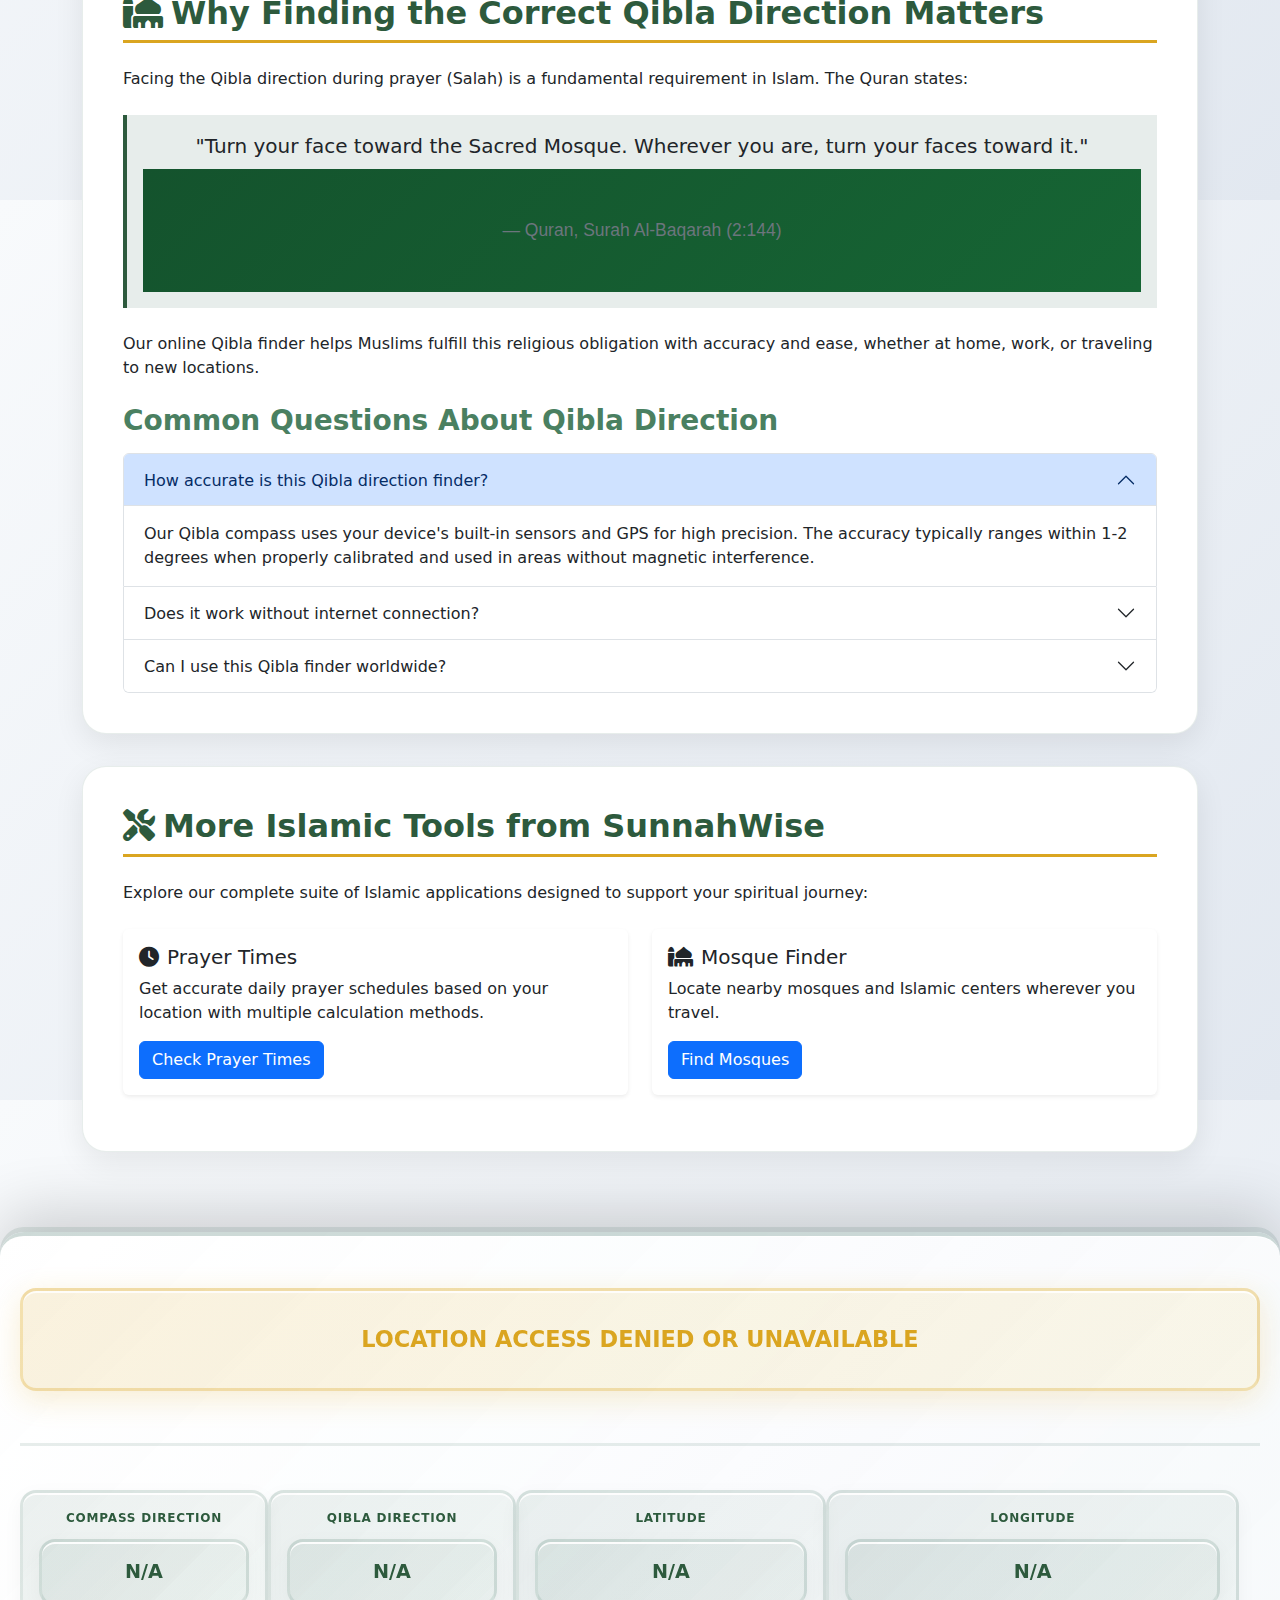
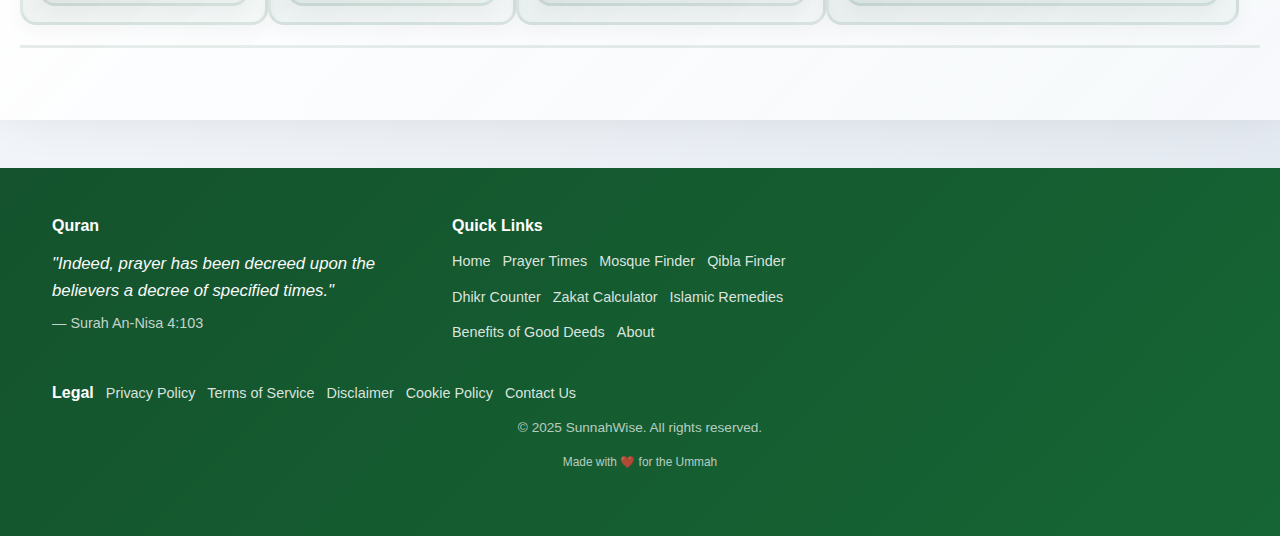
<file: qibla.html>
<!DOCTYPE html>
<html lang="en">

<head>
    <meta charset="UTF-8">
    <meta name="viewport" content="width=device-width, initial-scale=1">
    <meta name="mobile-web-app-capable" content="yes">
    <meta name="apple-mobile-web-app-capable" content="yes">
    <meta name="theme-color" content="#0f4c3a">
    
    <!-- SEO OPTIMIZED META TAGS -->
    <meta name="description" 
          content="Find accurate Qibla direction to Mecca with our Islamic compass. Get precise prayer direction using your device's GPS and compass technology. Locate Kaaba direction for salah from anywhere in the world.">
    <meta name="keywords" 
          content="qibla direction, qibla finder, mecca direction, islamic compass, prayer direction, find qibla, qibla compass, kaaba direction, muslim prayer, salat direction, qibla angle, qibla location, online qibla, digital qibla finder">
    
    <!-- ENHANCED TITLE WITH PRIMARY KEYWORDS -->
    <title>Qibla Direction Finder - Accurate Mecca Compass for Islamic Prayer | SunnahWise</title>

    <!-- CANONICAL URL -->
    <link rel="canonical" href="https://sunnahwise.com/qibla" />

    <!-- OPEN GRAPH TAGS FOR SOCIAL SHARING -->
    <meta property="og:title" content="Qibla Direction Finder - Accurate Mecca Compass for Islamic Prayer">
    <meta property="og:description" content="Find the precise Qibla direction to Mecca with our accurate Islamic compass. Get real-time prayer direction for your location.">
    <meta property="og:url" content="https://sunnahwise.com/qibla">
    <meta property="og:type" content="website">
    <meta property="og:site_name" content="SunnahWise">

    <!-- STRUCTURED DATA FOR SEO -->
    <script type="application/ld+json">
    {
      "@context": "https://schema.org",
      "@type": "WebApplication",
      "name": "Qibla Direction Finder",
      "description": "Accurate Qibla direction finder using device compass to locate Mecca for Islamic prayers",
      "url": "https://sunnahwise.com/qibla",
      "applicationCategory": "NavigationApplication",
      "operatingSystem": "Any",
      "permissions": "geolocation, device orientation"
    }
    </script>

    <!-- Bootstrap 5 CSS -->
    <link href="https://cdn.jsdelivr.net/npm/bootstrap@5.3.0/dist/css/bootstrap.min.css" rel="stylesheet">
    <!-- Font Awesome for Icons -->
    <link rel="stylesheet" href="https://cdnjs.cloudflare.com/ajax/libs/font-awesome/6.4.0/css/all.min.css">
    <!-- Google Fonts - Enhanced Islamic Typography -->
    <link
        href="https://fonts.googleapis.com/css2?family=Amiri:wght@400;700&family=Inter:wght@300;400;500;600;700&display=swap"
        rel="stylesheet">

    <!-- <script async src="https://www.googletagmanager.com/gtag/js?id=G-TN0HH3WV8R"></script>
    <script> window.dataLayer = window.dataLayer || []; function gtag() { dataLayer.push(arguments); } gtag('js', new Date()); gtag('config', 'G-TN0HH3WV8R'); </script>

    <script async src="https://pagead2.googlesyndication.com/pagead/js/adsbygoogle.js?client=ca-pub-5293451050266377"
        crossorigin="anonymous"></script> -->



    <style>
        /* Enhanced Islamic Theme Variables */
        :root {
            --islamic-green: #2d5a3d;
            --islamic-green-light: #4a8061;
            --islamic-green-accent: #2d8a6e;
            --islamic-gold: #daa520;
            --islamic-gold-light: #f4d03f;
            --islamic-gold-accent: #c19208;
            --text-dark: #1a202c;
            --text-light: #f7fafc;
            --text-muted: #4a5568;
            --background-primary: #ffffff;
            --background-secondary: #f8fafc;
            --shadow-subtle: rgba(0, 0, 0, 0.04);
            --shadow-light: rgba(0, 0, 0, 0.08);
            --shadow-medium: rgba(0, 0, 0, 0.12);
            --shadow-strong: rgba(0, 0, 0, 0.16);
            --border-light: rgba(15, 76, 58, 0.1);
            --border-medium: rgba(15, 76, 58, 0.2);
            --gradient-primary: linear-gradient(135deg, var(--islamic-green), var(--islamic-green-light));
            --gradient-gold: linear-gradient(135deg, var(--islamic-gold), var(--islamic-gold-light));
            --gradient-background: linear-gradient(135deg, #f8fafc 0%, #e2e8f0 100%);
            --border-radius: 16px;
            --border-radius-lg: 24px;
            --transition: all 0.3s cubic-bezier(0.4, 0, 0.2, 1);
            --gradient-green: linear-gradient(135deg, var(--islamic-green), var(--islamic-green-light));
            --qibla-glow: rgba(218, 165, 32, 0.3);
        }

        .section-header h1 {
            color: var(--islamic-green);
            font-weight: 700;
            margin-bottom: 1rem;
        }

        * {
            box-sizing: border-box;
        }

        .arabic-font {
            font-family: 'Amiri', serif;
            font-weight: 700;
        }

        html {
            font-family: 'Inter', -apple-system, BlinkMacSystemFont, sans-serif;
            font-size: 16px;
            background: var(--gradient-background);
            color: var(--text-dark);
            height: 100%;
            scroll-behavior: smooth;
        }

        [class^="column-"] {
            display: inline-block;
        }

        .column-33 {
            width: 33.33333%;
        }

        .column-25 {
            width: 25%;
        }

        .column-20 {
            width: 20%;
        }

        .column-50 {
            width: 50%;
        }

        .label {
            font-size: 0.75rem;
            font-weight: 600;
            color: var(--islamic-green);
            text-transform: uppercase;
            letter-spacing: 0.8px;
            margin-bottom: 0.25rem;
        }

        body {
            padding: 0;
            margin: 0;
            height: 100%;
            background: transparent;
            font-feature-settings: "kern" 1, "liga" 1;
            -webkit-font-smoothing: antialiased;
            -moz-osx-font-smoothing: grayscale;
        }

        /* Enhanced Premium Compass with Islamic Geometric Patterns */
        .compass {
            position: relative;
            width: 100%;
            height: 450px;
            max-width: 450px;
            margin: 2.5rem auto;
            text-align: center;
        }

        .compass__rose {
            position: absolute;
            top: 0;
            left: 0;
            right: 0;
            bottom: 0;
            transition: transform 0.5s cubic-bezier(0.4, 0, 0.2, 1);
            filter: drop-shadow(0 20px 50px rgba(15, 76, 58, 0.25));
        }

        .compass__rose__dial {
            height: 100%;
            width: 100%;
            border-radius: 50%;
            background:
                /* Islamic geometric pattern overlay */
                radial-gradient(circle at 30% 30%, rgba(255, 255, 255, 0.95), transparent 70%),
                /* Premium metallic gradient */
                conic-gradient(from 0deg,
                    #ffffff 0deg, #f8fafc 30deg, #e2e8f0 60deg,
                    #cbd5e1 90deg, #94a3b8 120deg, #64748b 150deg,
                    #475569 180deg, #334155 210deg, #1e293b 240deg,
                    #0f172a 270deg, #1e293b 300deg, #475569 330deg, #ffffff 360deg),
                /* Inner glow */
                radial-gradient(circle at center, rgba(255, 255, 255, 0.9) 0%, transparent 65%);
            box-shadow:
                /* Outer shadow layers */
                0 40px 80px var(--shadow-strong),
                0 20px 40px rgba(15, 76, 58, 0.15),
                /* Inner highlights */
                inset 0 6px 12px rgba(255, 255, 255, 0.9),
                inset 0 -6px 12px rgba(0, 0, 0, 0.1),
                /* Multiple border rings */
                0 0 0 15px rgba(255, 255, 255, 0.9),
                0 0 0 18px var(--border-light),
                0 0 0 25px rgba(255, 255, 255, 0.7),
                0 0 0 28px var(--border-medium),
                0 0 0 35px rgba(255, 255, 255, 0.5);
            border: 8px solid var(--border-medium);
            position: relative;
        }

        /* Islamic geometric pattern overlay */
        .compass__rose__dial::before {
            content: '';
            position: absolute;
            top: 25px;
            left: 25px;
            right: 25px;
            bottom: 25px;
            border-radius: 50%;
            background:
                /* Subtle Islamic star pattern */
                radial-gradient(circle at 25% 25%, rgba(255, 255, 255, 0.9), transparent 65%),
                repeating-conic-gradient(from 0deg at center,
                    transparent 0deg, rgba(218, 165, 32, 0.1) 5deg,
                    transparent 10deg, transparent 35deg);
            pointer-events: none;
        }

        /* Inner decorative ring */
        .compass__rose__dial::after {
            content: '';
            position: absolute;
            top: 40px;
            left: 40px;
            right: 40px;
            bottom: 40px;
            border-radius: 50%;
            border: 4px solid rgba(15, 76, 58, 0.2);
            background:
                radial-gradient(circle at center,
                    rgba(218, 165, 32, 0.05) 0%,
                    transparent 50%);
            pointer-events: none;
        }

        /* Enhanced Compass Markings with Islamic Styling */
        .compass__rose__dial circle {
            stroke: var(--islamic-green);
            stroke-width: 5;
            opacity: 0.7;
            fill: none;
            filter: drop-shadow(0 3px 6px rgba(0, 0, 0, 0.15));
        }

        .compass__rose__dial text {
            fill: var(--islamic-green);
            font-weight: 900;
            font-size: 18px;
            text-shadow:
                0 3px 6px rgba(255, 255, 255, 0.9),
                0 2px 4px rgba(0, 0, 0, 0.2);
            font-family: 'Inter', sans-serif;
            letter-spacing: 1px;
        }

        .compass__rose__dial polyline {
            fill: var(--islamic-green);
            opacity: 0.9;
            filter: drop-shadow(0 3px 6px rgba(0, 0, 0, 0.25));
        }

        /* Enhanced Qibla Direction Indicator with Premium Styling */
        #qibla-indicator {
            filter: drop-shadow(0 12px 24px rgba(218, 165, 32, 0.7));
            transition: all 0.4s ease;
        }

        .compass.qibla-found #qibla-indicator {
            animation: qiblaIndicatorGlow 2.5s infinite;
        }

        @keyframes qiblaIndicatorGlow {

            0%,
            100% {
                filter: drop-shadow(0 8px 16px rgba(218, 165, 32, 0.5));
                transform: scale(1);
            }

            50% {
                filter: drop-shadow(0 12px 20px rgba(218, 165, 32, 0.7));
                transform: scale(1.05);
            }
        }

        /* Premium Central Qibla Indicator */
        .qibla-center-indicator {
            position: absolute;
            top: 50%;
            left: 50%;
            width: 100px;
            height: 100px;
            background:
                radial-gradient(circle at 30% 30%, rgba(255, 255, 255, 0.9), transparent 70%),
                linear-gradient(135deg, var(--islamic-gold), var(--islamic-gold-light));
            border-radius: 50%;
            display: flex;
            align-items: center;
            justify-content: center;
            box-shadow:
                /* Main shadow */
                0 20px 50px rgba(218, 165, 32, 0.5),
                /* Inner highlights */
                inset 0 6px 12px rgba(255, 255, 255, 0.4),
                inset 0 -3px 6px rgba(0, 0, 0, 0.1),
                /* Multiple border rings */
                0 0 0 6px rgba(255, 255, 255, 0.9),
                0 0 0 10px rgba(218, 165, 32, 0.3),
                0 0 0 16px rgba(255, 255, 255, 0.7),
                0 0 0 20px rgba(218, 165, 32, 0.2);
            border: 6px solid rgba(255, 255, 255, 0.95);
            z-index: 15;
            transform: translate(-50%, -50%);
        }

        .qibla-center-indicator i {
            font-size: 40px;
            color: white;
            text-shadow:
                0 4px 8px rgba(0, 0, 0, 0.5),
                0 2px 4px rgba(0, 0, 0, 0.3);
        }

        /* Enhanced Qibla Direction Arc with Islamic Pattern */
        .qibla-arc {
            position: absolute;
            top: 20px;
            left: 20px;
            right: 20px;
            bottom: 20px;
            border-radius: 50%;
            border: 6px solid transparent;
            background:
                linear-gradient(white, white) padding-box,
                conic-gradient(from 0deg,
                    var(--islamic-gold) 0deg,
                    var(--islamic-gold-light) 45deg,
                    var(--islamic-gold) 90deg,
                    var(--islamic-gold-accent) 135deg,
                    var(--islamic-gold) 180deg,
                    var(--islamic-gold-light) 225deg,
                    var(--islamic-gold) 270deg,
                    var(--islamic-gold-accent) 315deg,
                    var(--islamic-gold) 360deg) border-box;
            opacity: 0;
            transition: opacity 0.6s ease;
            z-index: 10;
        }

        .compass.qibla-found .qibla-arc {
            opacity: -1;
            animation: qiblaGlow 3s infinite;
        }

        .compass.qibla-found .qibla-center-indicator {
            animation: qiblaPulse 2.5s infinite;
        }

        @keyframes qiblaGlow {

            0%,
            100% {
                box-shadow:
                    0 0 15px var(--qibla-glow),
                    0 0 25px var(--qibla-glow),
                    0 0 35px rgba(218, 165, 32, 0.2);
                transform: scale(1);
            }

            50% {
                box-shadow:
                    0 0 25px var(--qibla-glow),
                    0 0 40px var(--qibla-glow),
                    0 0 60px rgba(218, 165, 32, 0.25);
                transform: scale(1.01);
            }
        }

        @keyframes qiblaPulse {

            0%,
            100% {
                transform: translate(-50%, -50%) scale(1);
                box-shadow:
                    0 20px 50px rgba(218, 165, 32, 0.3),
                    inset 0 6px 12px rgba(255, 255, 255, 0.4),
                    0 0 0 6px rgba(255, 255, 255, 0.9),
                    0 0 0 10px rgba(218, 165, 32, 0.2);
            }

            50% {
                transform: translate(-50%, -50%) scale(1.08);
                box-shadow:
                    0 25px 60px rgba(218, 165, 32, 0.4),
                    inset 0 6px 12px rgba(255, 255, 255, 0.5),
                    0 0 0 6px rgba(255, 255, 255, 1),
                    0 0 0 10px rgba(218, 165, 32, 0.3);
            }
        }

        /* Enhanced Premium Compass Needle */
        .compass__pointer {
            position: absolute;
            top: 0;
            left: 0;
            right: 0;
            bottom: 0;
            height: 100%;
            width: 100%;
            filter: drop-shadow(0 12px 24px rgba(0, 0, 0, 0.4));
            z-index: 12;
        }

        .compass__pointer polyline:first-child {
            fill: url(#redGradientEnhanced);
            filter: drop-shadow(0 6px 12px rgba(220, 38, 38, 0.6));
        }

        .compass__pointer polyline:last-child {
            fill: white;
            stroke: #dc2626;
            stroke-width: 3;
            filter: drop-shadow(0 2px 4px rgba(0, 0, 0, 0.3));
        }

        .compass__pointer circle {
            fill: url(#centerGradient);
            stroke: #dc2626;
            stroke-width: 5;
            filter: drop-shadow(0 4px 8px rgba(0, 0, 0, 0.5));
        }

        /* Enhanced Status Panel with Glass Morphism */
        .status {
            left: 0;
            right: 0;
            bottom: 0;
            background:
                linear-gradient(135deg,
                    rgba(255, 255, 255, 0.95),
                    rgba(248, 250, 252, 0.9));
            border-radius: var(--border-radius-lg) var(--border-radius-lg) 0 0;
            padding: 2.5rem 2rem;
            box-shadow:
                0 -20px 60px var(--shadow-strong),
                0 -5px 0 var(--border-light),
                inset 0 1px 0 rgba(255, 255, 255, 0.8);
            backdrop-filter: blur(25px);
            border-top: 4px solid var(--border-medium);
            margin-top: 5rem;
        }

        .position {
            padding-bottom: 1.25rem;
            text-transform: uppercase;
            text-align: center;
            font-size: 1.3rem;
            font-weight: 700;
            color: var(--text-dark);
            border-bottom: 3px solid var(--border-light);
            margin-bottom: 2rem;
        }

        .position div:not(.label) {
            margin-top: 0.75rem;
            font-size: 1.2rem;
            font-weight: 600;
            color: var(--islamic-green);
            padding: 1rem;
            background:
                linear-gradient(135deg,
                    rgba(15, 76, 58, 0.08),
                    rgba(74, 128, 97, 0.05));
            border-radius: 16px;
            border: 3px solid var(--border-light);
            box-shadow:
                0 6px 20px var(--shadow-subtle),
                inset 0 2px 0 rgba(255, 255, 255, 0.9);
            transition: var(--transition);
        }

        .position div:not(.label):hover {
            transform: translateY(-2px);
            box-shadow:
                0 8px 25px var(--shadow-light),
                inset 0 2px 0 rgba(255, 255, 255, 0.9);
        }

        #position-lab {
            font-size: 1.4rem;
            color: var(--islamic-gold);
            font-weight: 700;
            margin-bottom: 2rem;
            padding: 2rem;
            background:
                linear-gradient(135deg,
                    rgba(218, 165, 32, 0.15),
                    rgba(244, 208, 63, 0.1));
            border-radius: var(--border-radius);
            border: 3px solid rgba(218, 165, 32, 0.3);
            box-shadow:
                0 8px 30px rgba(218, 165, 32, 0.2),
                inset 0 2px 0 rgba(255, 255, 255, 0.8);
            text-align: center;
        }

        /* Enhanced Popup with Premium Styling */
        .popup {
            display: none;
            position: fixed;
            top: 0;
            left: 0;
            bottom: 0;
            right: 0;
            background-color: rgba(0, 0, 0, 0.85);
            z-index: 2000;
            backdrop-filter: blur(12px);
        }

        .popup.popup--show {
            display: flex;
            align-items: center;
            justify-content: center;
            animation: fadeIn 0.4s ease-out;
        }

        @keyframes fadeIn {
            from {
                opacity: 0;
            }

            to {
                opacity: 1;
            }
        }

        .popup__content {
            max-width: 560px;
            width: 90%;
            margin: 0 auto;
            background: var(--background-primary);
            color: var(--text-dark);
            border-radius: var(--border-radius-lg);
            overflow: hidden;
            box-shadow:
                0 50px 100px rgba(0, 0, 0, 0.5),
                0 20px 40px rgba(0, 0, 0, 0.3);
            animation: slideUp 0.4s ease-out;
            border: 4px solid var(--border-light);
        }

        @keyframes slideUp {
            from {
                opacity: 0;
                transform: translateY(60px) scale(0.9);
            }

            to {
                opacity: 1;
                transform: translateY(0) scale(1);
            }
        }

        .popup__contents {
            padding: 3rem;
            line-height: 1.8;
        }

        .popup__contents h3 {
            color: var(--islamic-green);
            margin-bottom: 2rem;
            font-weight: 700;
            font-size: 1.6rem;
            display: flex;
            align-items: center;
            gap: 0.75rem;
        }

        .popup__contents p {
            margin-bottom: 1.5rem;
            color: var(--text-dark);
            font-size: 1rem;
        }

        .popup__contents ul {
            padding-left: 2rem;
            margin-bottom: 2rem;
        }

        .popup__contents li {
            margin-bottom: 0.75rem;
            color: var(--text-muted);
        }

        .popup__contents a {
            color: var(--islamic-gold);
            text-decoration: none;
            font-weight: 600;
            transition: var(--transition);
        }

        .popup__contents a:hover {
            color: var(--islamic-gold-accent);
            text-decoration: underline;
        }

        .popup__inner--hide {
            display: none;
        }

        .popup__close {
            display: block;
            padding: 1.5rem 2.5rem;
            text-align: center;
            width: 100%;
            border: none;
            background: var(--gradient-primary);
            color: white;
            font-weight: 700;
            cursor: pointer;
            transition: var(--transition);
            font-size: 1.1rem;
        }

        .popup__close:hover {
            background: var(--gradient-gold);
            transform: translateY(-2px);
        }

        /* Enhanced Night Mode */
        html.nightmode {
            background: linear-gradient(135deg, #0f172a 0%, #020617 100%);
            color: var(--text-light);
        }

        html.nightmode .container {
            transform: translateY(-2rem);
        }

        html.nightmode header {
            transform: translateY(-4rem);
            background: linear-gradient(135deg, #0f172a, #1e293b);
        }

        html.nightmode .status,
        html.nightmode .compass__rose__dial {
            background:
                radial-gradient(circle at 30% 30%, rgba(30, 41, 59, 0.95), transparent 70%),
                linear-gradient(145deg, rgba(15, 23, 42, 0.95), rgba(30, 41, 59, 0.9));
            border-color: rgba(148, 163, 184, 0.4);
            backdrop-filter: blur(30px);
        }

        html.nightmode .label {
            color: var(--islamic-gold-light);
        }

        html.nightmode .position div:not(.label) {
            color: var(--text-light);
            background:
                linear-gradient(135deg,
                    rgba(148, 163, 184, 0.2),
                    rgba(100, 116, 139, 0.15));
            border-color: rgba(148, 163, 184, 0.4);
        }

        html.nightmode .popup__content {
            background: rgba(15, 23, 42, 0.95);
            color: var(--text-light);
            border-color: rgba(148, 163, 184, 0.4);
        }

        html.nightmode .popup__contents h3 {
            color: var(--islamic-gold-light);
        }

        html.nightmode .popup__contents p {
            color: rgb(203, 213, 225);
        }

        html.nightmode .popup__contents li {
            color: rgb(148, 163, 184);
        }

        /* Navigation */
        .bg-islamic-green {
            background: var(--gradient-green) !important;
            box-shadow: 0 4px 30px var(--shadow-strong);
        }

        .navbar-brand {
            font-size: 1.6rem;
            font-weight: 700;
        }

        .navbar-nav .nav-link {
            font-weight: 500;
            margin: 0 0.75rem;
            transition: all 0.3s ease;
            border-radius: 30px;
            padding: 0.75rem 1.25rem !important;
        }

        .navbar-nav .nav-link:hover,
        .navbar-nav .nav-link.active {
            background-color: rgba(255, 255, 255, 0.25);
            transform: translateY(-3px);
        }

          /* Desktop Navigation Layout */
        @media (min-width: 992px) {
            .navbar-nav {
                display: flex;
                align-items: center;
                gap: 0.5rem;
            }

            .navbar-nav .nav-item {
                position: relative;
            }

            .navbar-nav .nav-link {
                font-weight: 500;
                padding: 0.6rem 1.2rem !important;
                border-radius: 25px;
                transition: all 0.3s ease;
                white-space: nowrap;
                font-size: 0.95rem;
            }



            /* FIXED: Dropdown Styles - No extra space when closed */
            .navbar-nav .dropdown-menu {
                background: var(--gradient-green);
                border: none;
                border-radius: 15px;
                box-shadow: 0 10px 30px var(--shadow-medium);
                opacity: 0;
                transform: translateY(-10px);
                transition: all 0.3s ease;
                display: block;
                visibility: hidden;
                pointer-events: none;
                position: absolute;
            }

            .navbar-nav .dropdown-menu.show {
                opacity: 1;
                transform: translateY(0);
                visibility: visible;
                pointer-events: all;
            }

            .dropdown-item {
                color: var(--text-light) !important;
                padding: 0.75rem 1.5rem !important;
                transition: all 0.3s ease;
                border-radius: 8px;
                margin: 0.2rem 0.5rem;
                width: auto;
            }

            .dropdown-item:hover {
                background-color: rgba(255, 255, 255, 0.2) !important;
                transform: translateX(5px);
                color: white !important;
            }

            /* Dropdown toggle arrow transition */
            .nav-link.dropdown-toggle::after {
                transition: transform 0.3s ease;
            }

            .nav-link.dropdown-toggle.show::after {
                transform: rotate(-180deg);
            }

            /* Ensure dropdown doesn't affect layout when closed */
            .nav-item.dropdown {
                position: relative;
            }

            .dropdown-menu {
                margin-top: 0;
            }
        }

        /* Mobile Navigation */
        @media (max-width: 991.98px) {
            .navbar-nav .nav-link {
                /* padding: 0.75rem 1rem !important;
                border-radius: 8px;
                margin: 0.1rem 0; */
                font-weight: 500;
                margin: 0 0.5rem;
                transition: all 0.3s ease;
                border-radius: 25px;
                padding: 0.5rem 1rem !important;
            }

            .dropdown-menu {
                background: rgba(255, 255, 255, 0.1);
                border: none;
                margin: 0.5rem 0;
            }

            .dropdown-item {
                color: var(--text-light) !important;
                padding: 0.75rem 1.5rem !important;
            }
        }

        /* Premium Loading State */
        .compass--loading .qibla-center-indicator {
            animation: loadingPulse 2s infinite;
        }

        .compass--loading .qibla-center-indicator i {
            animation: loadingSpin 3s infinite linear;
        }

        @keyframes loadingPulse {

            0%,
            100% {
                transform: translate(-50%, -50%) scale(1);
                background:
                    radial-gradient(circle at 30% 30%, rgba(255, 255, 255, 0.9), transparent 70%),
                    linear-gradient(135deg, var(--islamic-green), var(--islamic-green-light));
            }

            50% {
                transform: translate(-50%, -50%) scale(1.1);
                background:
                    radial-gradient(circle at 30% 30%, rgba(255, 255, 255, 0.95), transparent 70%),
                    linear-gradient(135deg, var(--islamic-green-light), var(--islamic-green-accent));
            }
        }

        @keyframes loadingSpin {
            0% {
                transform: rotate(0deg);
            }

            100% {
                transform: rotate(360deg);
            }
        }

        .loading-text {
            position: absolute;
            bottom: -50px;
            left: 0;
            right: 0;
            text-align: center;
            font-size: 1rem;
            color: var(--islamic-green);
            font-weight: 600;
            text-shadow: 0 2px 4px rgba(255, 255, 255, 0.8);
        }

        /* Enhanced Responsive Design */
        @media (max-width: 768px) {
            .compass {
                height: 380px;
                max-width: 380px;
            }

            .qibla-center-indicator {
                width: 80px;
                height: 80px;
            }

            .qibla-center-indicator i {
                font-size: 32px;
            }

            header h1 {
                font-size: 1.6rem;
            }

            header p {
                font-size: 0.9rem;
            }

            [class^="column-"] {
                margin-bottom: 1rem;
            }

            .column-33,
            .column-25,
            .column-20 {
                width: 50%;
            }
        }

        @media (max-width: 576px) {
            .compass {
                height: 350px;
                max-width: 350px;
            }

            .qibla-center-indicator {
                width: 70px;
                height: 70px;
            }

            .qibla-center-indicator i {
                font-size: 28px;
            }

            [class^="column-"] {
                width: 100%;
                margin-bottom: 0.75rem;
            }

            header {
                padding: 1.5rem 1rem;
            }

            .status {
                padding: 2rem 1.25rem;
            }
        }

        /* Debug styles (hidden by default) */
        #debug-orientation,
        #debug-orientation-default {
            display: none;
        }

        /* Custom scrollbar */
        ::-webkit-scrollbar {
            width: 8px;
        }

        ::-webkit-scrollbar-track {
            background: rgba(148, 163, 184, 0.1);
        }

        ::-webkit-scrollbar-thumb {
            background: var(--islamic-green);
            border-radius: 4px;
        }

        ::-webkit-scrollbar-thumb:hover {
            background: var(--islamic-green-light);
        }

        /* Footer */
        footer {
            background: linear-gradient(135deg, #14532d, #166534);
            margin-top: 3rem;
            padding: 3rem 0;
            color: #f8f9fa;
            font-family: 'Poppins', sans-serif;
        }

        footer .container {
            max-width: 1200px;
        }

        /* Section spacing */
        .footer-section {
            margin-bottom: 2rem;
        }

        /* Headings */
        footer .footer-heading {
            font-size: 1rem;
            font-weight: 600;
            margin-bottom: 1rem;
            color: #fff;
        }

        /* Quran */
        footer .quran-quote {
            font-size: 1.05rem;
            font-style: italic;
            line-height: 1.6;
            margin-bottom: 0.5rem;
        }

        footer .quran-translation {
            font-size: 0.9rem;
            color: rgba(255, 255, 255, 0.75);
        }

        /* Links */
        .footer-links {
            display: flex;
            flex-wrap: wrap;
            gap: 12px;
        }

        .footer-links a {
            color: rgba(255, 255, 255, 0.85);
            text-decoration: none;
            transition: all 0.3s ease;
            font-size: 0.9rem;
            position: relative;
            padding-bottom: 2px;
        }

        .footer-links a:hover {
            color: #fff;
        }

        .footer-links a::after {
            content: "";
            position: absolute;
            width: 0%;
            height: 2px;
            background: #fff;
            left: 0;
            bottom: 0;
            transition: width 0.3s ease;
        }

        .footer-links a:hover::after {
            width: 100%;
        }

        /* Divider */
        footer .footer-divider {
            border-top: 1px solid rgba(255, 255, 255, 0.2);
            margin: 2rem 0;
        }

        /* Bottom */
        footer .footer-bottom {
            text-align: center;
            font-size: 0.85rem;
            color: rgba(255, 255, 255, 0.7);
        }

        /* ===========================
   Mobile Responsive
   =========================== */
        @media (max-width: 768px) {
            footer {
                text-align: center;
            }

            .footer-links {
                justify-content: center;
            }

            .footer-section {
                margin-bottom: 2rem;
                padding-bottom: 1.5rem;
                border-bottom: 1px solid rgba(255, 255, 255, 0.15);
            }

            /* Remove last section border */
            .footer-section:last-child {
                border-bottom: none;
            }

            footer .footer-heading {
                margin-bottom: 0.8rem;
                font-size: 1rem;
            }

            footer .quran-quote {
                font-size: 0.95rem;
            }

            footer .quran-translation {
                font-size: 0.8rem;
            }
        }

        /* NEW SEO CONTENT STYLES - ADDED WITHOUT CHANGING EXISTING DESIGN */
        .seo-content-section {
            background: white;
            border-radius: var(--border-radius-lg);
            padding: 2.5rem;
            margin: 2rem auto;
            box-shadow: 0 10px 30px var(--shadow-light);
            border: 1px solid var(--border-light);
        }

        .seo-content-section h2 {
            color: var(--islamic-green);
            font-weight: 700;
            margin-bottom: 1.5rem;
            border-bottom: 3px solid var(--islamic-gold);
            padding-bottom: 0.5rem;
        }

        .seo-content-section h3 {
            color: var(--islamic-green-light);
            font-weight: 600;
            margin: 1.5rem 0 1rem 0;
        }

        .feature-list {
            list-style: none;
            padding-left: 0;
        }

        .feature-list li {
            padding: 0.5rem 0;
            position: relative;
            padding-left: 2rem;
        }

        .feature-list li:before {
            content: "✓";
            color: var(--islamic-green);
            font-weight: bold;
            position: absolute;
            left: 0;
        }
    </style>
</head>

<body>
     <!-- Navigation - UNCHANGED -->
    <nav class="navbar navbar-expand-lg navbar-dark bg-islamic-green fixed-top">
        <div class="container-fluid">
            <a class="navbar-brand" href="index.html">
                <i class="fas fa-mosque me-2"></i>
                SunnahWise
            </a>
            <button class="navbar-toggler" type="button" data-bs-toggle="collapse" data-bs-target="#navbarNav">
                <span class="navbar-toggler-icon"></span>
            </button>
            <div class="collapse navbar-collapse" id="navbarNav">
                <ul class="navbar-nav ms-auto">
                    <li class="nav-item">
                        <a class="nav-link" href="index.html">Home</a>
                    </li>
                    <li class="nav-item">
                        <a class="nav-link" href="prayer-times.html">Prayer Times</a>
                    </li>
                    <li class="nav-item">
                        <a class="nav-link" href="mosque-finder.html" onclick="return addLocationToLink(this)">Mosque
                            Finder</a>
                    </li>
                    <li class="nav-item">
                        <a class="nav-link active" href="qibla.html" onclick="return addLocationToLink(this)">Qibla
                            Finder</a>
                    </li>
                    <li class="nav-item">
                        <a class="nav-link" href="dhikr.html">Dhikr Counter</a>
                    </li>
                    <li class="nav-item">
                        <a class="nav-link" href="zakat.html">Zakat Calculator</a>
                    </li>
                    <!-- Blog Dropdown - FIXED -->
                    <li class="nav-item dropdown">
                        <a class="nav-link dropdown-toggle" href="#" id="blogDropdown" role="button"
                            data-bs-toggle="dropdown" aria-expanded="false">
                            Islamic Deeds
                        </a>
                        <ul class="dropdown-menu" aria-labelledby="blogDropdown">
                            <li><a class="dropdown-item" href="spiritual-benefits/islamic-remedies.html">
                                    <i class="fas fa-heart me-2"></i>Islamic Remedies
                                </a></li>
                            <li><a class="dropdown-item" href="spiritual-benefits/virtues-of-good-deeds.html">
                                    <i class="fas fa-hands-helping me-2"></i>Benefits of Good Deeds
                                </a></li>
                        </ul>
                    </li>
                    <li class="nav-item">
                        <a class="nav-link" href="about.html">About</a>
                    </li>
                </ul>
            </div>
        </div>
    </nav>

    <!-- Main Content -->
    <div class="container py-5">
        <div class="row justify-content-center">
            <div class="text-center bg-white py-4 mb-4">
                <h1 style="color: var(--islamic-green); font-weight: 700;">
                    <i class="fas fa-compass me-3"></i>
                    Qibla Direction Finder - Accurate Mecca Compass
                </h1>
                <p class="lead text-muted mb-4" id="intro">
                    Find the precise Qibla direction to Mecca with our accurate Islamic compass. Point your device towards the direction shown by the golden indicator to face the Kaaba for your prayers. Our Qibla finder uses GPS and compass technology to provide real-time prayer direction from anywhere in the world.
                </p>
            </div>
        </div>
    </div>

    <!-- Enhanced Popup -->
    <div id="popup" class="popup" onclick="popupClose()">
        <div class="popup__content" onclick="popupContentsClick(event)">
            <div id="popup-inner-noorientation" class="popup__inner">
                <div class="popup__contents">
                    <h3>
                        <i class="fas fa-compass"></i>
                        Compass Not Available
                    </h3>
                    <p>Your device's compass functionality is not available or not supported.</p>
                    <p>To use the Qibla finder:</p>
                    <ul>
                        <li>Use a device with compass/magnetometer capabilities</li>
                        <li>Enable location services in your browser</li>
                        <li>Allow compass access when prompted</li>
                        <li>Ensure you're not near magnetic interference</li>
                    </ul>
                    <p>You can still view your coordinates and Qibla direction below.</p>
                </div>
            </div>
            <button class="popup__close" onclick="popupClose()">
                <i class="fas fa-check me-2"></i>
                Continue
            </button>
        </div>
    </div>

    <div class='container'>
        <!-- Enhanced Premium Compass -->
        <div class='compass compass--loading' id='compass'>
            <!-- Premium Golden Qibla Center Indicator -->
            <div class="qibla-center-indicator">
                <i class="fas fa-kaaba"></i>
            </div>

            <!-- Premium Qibla Arc -->
            <div class="qibla-arc"></div>

            <!-- Enhanced Compass Rose -->
            <div class='compass__rose' id='rose'>
                <svg class='compass__rose__dial' viewBox='0 0 130 130' version='1.1' xmlns='http://www.w3.org/2000/svg'>
                    <!-- Outer ring with premium styling -->
                    <circle cx='65' cy='65' r='57' stroke='url(#ringGradient)' stroke-width='2' fill='none'
                        opacity='0.6'></circle>
                    <!-- Inner ring -->
                    <circle cx='65' cy='65' r='50' stroke='url(#ringGradient)' stroke-width='1.5' fill='none'
                        opacity='0.4'></circle>

                    <!-- Enhanced compass markings -->
                    <g stroke='var(--islamic-green)' stroke-width='2' opacity='0.8'>
                        <!-- Major cardinal directions -->
                        <line x1='65' y1='8' x2='65' y2='18' stroke-width='4'></line> <!-- N -->
                        <line x1='122' y1='65' x2='112' y2='65' stroke-width='4'></line> <!-- E -->
                        <line x1='65' y1='122' x2='65' y2='112' stroke-width='4'></line> <!-- S -->
                        <line x1='8' y1='65' x2='18' y2='65' stroke-width='4'></line> <!-- W -->

                        <!-- Intermediate directions -->
                        <line x1='106.5' y1='23.5' x2='101.5' y2='28.5' stroke-width='3'></line> <!-- NE -->
                        <line x1='106.5' y1='106.5' x2='101.5' y2='101.5' stroke-width='3'></line> <!-- SE -->
                        <line x1='23.5' y1='106.5' x2='28.5' y2='101.5' stroke-width='3'></line> <!-- SW -->
                        <line x1='23.5' y1='23.5' x2='28.5' y2='28.5' stroke-width='3'></line> <!-- NW -->

                        <!-- Minor markings -->
                        <g stroke-width='1.5' opacity='0.6'>
                            <line x1='65' y1='8' x2='65' y2='12'></line>
                            <line x1='78.3' y1='10.1' x2='76.8' y2='13.6'></line>
                            <line x1='90.7' y1='15.8' x2='88.1' y2='18.9'></line>
                            <line x1='101.5' y1='24.5' x2='98.1' y2='27.1'></line>
                            <line x1='110.2' y1='35.3' x2='106.4' y2='37.2'></line>
                            <line x1='116.8' y1='47.7' x2='112.7' y2='49.1'></line>
                            <line x1='121.4' y1='61' x2='117.1' y2='61.8'></line>
                        </g>
                    </g>

                    <!-- Enhanced directional labels -->
                    <text x='65' y='20' text-anchor='middle' fill='var(--islamic-green)' font-size='14'
                        font-weight='900'>N</text>
                    <text x='110' y='70' text-anchor='middle' fill='var(--islamic-green)' font-size='14'
                        font-weight='900'>E</text>
                    <text x='65' y='118' text-anchor='middle' fill='var(--islamic-green)' font-size='14'
                        font-weight='900'>S</text>
                    <text x='20' y='70' text-anchor='middle' fill='var(--islamic-green)' font-size='14'
                        font-weight='900'>W</text>

                    <!-- Premium Qibla Direction Indicator -->
                    <g id='qibla-indicator' transform='translate(48, 31)'>
                        <!-- Enhanced Qibla arrow with premium styling -->
                        <path d='M 17 0 L 25 8 L 21 8 L 21 16 L 13 16 L 13 8 L 9 8 Z' fill='url(#qiblaGradient)'
                            stroke='var(--islamic-gold-accent)' stroke-width='2' filter='url(#qiblaShadow)'></path>
                        <!-- Golden highlight -->
                        <path d='M 17 2 L 23 7 L 20 7 L 20 14 L 14 14 L 14 7 L 11 7 Z' fill='url(#qiblaGlow)'
                            opacity='0.7'></path>
                    </g>

                    <!-- Enhanced gradients and filters -->
                    <defs>
                        <!-- Ring gradient -->
                        <linearGradient id="ringGradient" x1="0%" y1="0%" x2="100%" y2="100%">
                            <stop offset="0%" stop-color="var(--islamic-green)" />
                            <stop offset="50%" stop-color="var(--islamic-green-light)" />
                            <stop offset="100%" stop-color="var(--islamic-green-accent)" />
                        </linearGradient>

                        <!-- Qibla gradient -->
                        <linearGradient id="qiblaGradient" x1="0%" y1="0%" x2="0%" y2="100%">
                            <stop offset="0%" stop-color="var(--islamic-gold-light)" />
                            <stop offset="50%" stop-color="var(--islamic-gold)" />
                            <stop offset="100%" stop-color="var(--islamic-gold-accent)" />
                        </linearGradient>

                        <!-- Qibla glow -->
                        <radialGradient id="qiblaGlow" cx="50%" cy="50%" r="50%">
                            <stop offset="0%" stop-color="#ffffff" stop-opacity="0.9" />
                            <stop offset="100%" stop-color="var(--islamic-gold)" stop-opacity="0.3" />
                        </radialGradient>

                        <!-- Qibla shadow filter -->
                        <filter id="qiblaShadow" x="-50%" y="-50%" width="200%" height="200%">
                            <feDropShadow dx="0" dy="3" stdDeviation="3" flood-color="rgba(218,165,32,0.8)" />
                        </filter>
                    </defs>
                </svg>
            </div>

            <!-- Enhanced compass needle with premium gradients -->
            <svg class="compass__pointer" viewBox="0 0 130 130" version="1.1" xmlns="http://www.w3.org/2000/svg">
                <!-- Enhanced North needle (red with premium gradient) -->
                <polyline points="60,65  70,65  65,15" fill="url(#redGradientEnhanced)" stroke="#b91c1c"
                    stroke-width="2" />
                <!-- Enhanced South needle (white with red border) -->
                <polyline points="60,65  70,65  65,115" fill="white" stroke="#dc2626" stroke-width="3" />
                <!-- Enhanced center circle with multiple layers -->
                <circle cx="65" cy="65" r="10" fill="url(#centerGradient)" stroke="#dc2626" stroke-width="4" />
                <circle cx="65" cy="65" r="6" fill="#dc2626" />
                <circle cx="65" cy="65" r="3" fill="white" opacity="0.9" />

                <!-- Enhanced gradient definitions -->
                <defs>
                    <!-- Enhanced red gradient for needle -->
                    <linearGradient id="redGradientEnhanced" x1="0%" y1="0%" x2="0%" y2="100%">
                        <stop offset="0%" stop-color="#ef4444" />
                        <stop offset="50%" stop-color="#dc2626" />
                        <stop offset="100%" stop-color="#b91c1c" />
                    </linearGradient>

                    <!-- Center gradient -->
                    <radialGradient id="centerGradient" cx="30%" cy="30%" r="70%">
                        <stop offset="0%" stop-color="#374151" />
                        <stop offset="100%" stop-color="#1f2937" />
                    </radialGradient>
                </defs>
            </svg>

            <!-- Enhanced loading text -->
            <div class="loading-text" id="loading-text">
                Determining your location and Qibla direction...
            </div>
        </div>
    </div>

    <!-- NEW SEO CONTENT SECTIONS -->
    <div class="container">
        <!-- How to Use Section -->
        <div class="seo-content-section">
            <h2><i class="fas fa-compass me-2"></i>How to Find Qibla Direction Using Our Online Compass</h2>
            <p>Our Qibla finder online tool makes it easy to locate the precise direction to Mecca for your daily prayers. Here's how to use our digital Qibla compass:</p>
            
            <ol>
                <li><strong>Allow Location Access:</strong> When prompted, allow the browser to access your location for accurate Qibla direction calculation</li>
                <li><strong>Hold Device Flat:</strong> Keep your smartphone or tablet level for proper compass calibration</li>
                <li><strong>Follow the Golden Arrow:</strong> The Qibla indicator arrow will point toward Mecca</li>
                <li><strong>Align Yourself:</strong> Position yourself facing the direction shown by the compass</li>
            </ol>

            <h3>Key Features of Our Qibla Direction Finder</h3>
            <ul class="feature-list">
                <li><strong>High Accuracy:</strong> Uses your device's GPS and compass for precise Mecca direction</li>
                <li><strong>Real-time Updates:</strong> Automatically adjusts as you move locations</li>
                <li><strong>Worldwide Coverage:</strong> Works anywhere in the world to find Qibla from your location</li>
                <li><strong>Islamic Design:</strong> Beautiful, faith-inspired interface with Kaaba icon</li>
                <li><strong>No Installation Required:</strong> Use directly in your browser - no app download needed</li>
            </ul>
        </div>

        <!-- Importance of Qibla Section -->
        <div class="seo-content-section">
            <h2><i class="fas fa-mosque me-2"></i>Why Finding the Correct Qibla Direction Matters</h2>
            <p>Facing the Qibla direction during prayer (Salah) is a fundamental requirement in Islam. The Quran states:</p>
            
            <blockquote class="blockquote text-center my-4 p-3" style="background: rgba(15, 76, 58, 0.1); border-left: 4px solid var(--islamic-green);">
                <p class="mb-0">"Turn your face toward the Sacred Mosque. Wherever you are, turn your faces toward it."</p>
                <footer class="blockquote-footer mt-2">Quran, Surah Al-Baqarah (2:144)</footer>
            </blockquote>

            <p>Our online Qibla finder helps Muslims fulfill this religious obligation with accuracy and ease, whether at home, work, or traveling to new locations.</p>

            <h3>Common Questions About Qibla Direction</h3>
            
            <div class="accordion" id="qiblaFAQ">
                <div class="accordion-item">
                    <h4 class="accordion-header">
                        <button class="accordion-button" type="button" data-bs-toggle="collapse" data-bs-target="#faq1">
                            How accurate is this Qibla direction finder?
                        </button>
                    </h4>
                    <div id="faq1" class="accordion-collapse collapse show" data-bs-parent="#qiblaFAQ">
                        <div class="accordion-body">
                            Our Qibla compass uses your device's built-in sensors and GPS for high precision. The accuracy typically ranges within 1-2 degrees when properly calibrated and used in areas without magnetic interference.
                        </div>
                    </div>
                </div>
                
                <div class="accordion-item">
                    <h4 class="accordion-header">
                        <button class="accordion-button collapsed" type="button" data-bs-toggle="collapse" data-bs-target="#faq2">
                            Does it work without internet connection?
                        </button>
                    </h4>
                    <div id="faq2" class="accordion-collapse collapse" data-bs-parent="#qiblaFAQ">
                        <div class="accordion-body">
                            An initial internet connection is required to determine your location and calculate the Qibla direction. Once loaded, the compass functionality works offline, though you'll need to reconnect if you change locations significantly.
                        </div>
                    </div>
                </div>
                
                <div class="accordion-item">
                    <h4 class="accordion-header">
                        <button class="accordion-button collapsed" type="button" data-bs-toggle="collapse" data-bs-target="#faq3">
                            Can I use this Qibla finder worldwide?
                        </button>
                    </h4>
                    <div id="faq3" class="accordion-collapse collapse" data-bs-parent="#qiblaFAQ">
                        <div class="accordion-body">
                            Yes! Our Qibla direction finder works anywhere in the world. It automatically calculates the great circle route from your current location to Mecca, providing the most direct path for prayer direction regardless of where you are.
                        </div>
                    </div>
                </div>
            </div>
        </div>

        <!-- Related Tools Section -->
        <div class="seo-content-section">
            <h2><i class="fas fa-tools me-2"></i>More Islamic Tools from SunnahWise</h2>
            <p>Explore our complete suite of Islamic applications designed to support your spiritual journey:</p>
            
            <div class="row mt-4">
                <div class="col-md-6 mb-3">
                    <div class="card h-100 border-0 shadow-sm">
                        <div class="card-body">
                            <h5 class="card-title"><i class="fas fa-clock me-2"></i>Prayer Times</h5>
                            <p class="card-text">Get accurate daily prayer schedules based on your location with multiple calculation methods.</p>
                            <a href="prayer-times.html" class="btn btn-primary">Check Prayer Times</a>
                        </div>
                    </div>
                </div>
                <div class="col-md-6 mb-3">
                    <div class="card h-100 border-0 shadow-sm">
                        <div class="card-body">
                            <h5 class="card-title"><i class="fas fa-mosque me-2"></i>Mosque Finder</h5>
                            <p class="card-text">Locate nearby mosques and Islamic centers wherever you travel.</p>
                            <a href="mosque-finder.html" class="btn btn-primary">Find Mosques</a>
                        </div>
                    </div>
                </div>
            </div>
        </div>
    </div>

    <!-- Enhanced Status Panel -->
    <div class='status'>
        <div id='debug-orientation-default'></div>
        <div id='debug-orientation'></div>

        <div class='position row'>
            <div id='position-lab'>Finding your location...</div>
        </div>
        <div class='position row'>
            <div class='column-20'>
                <div class='label'>Compass Direction</div>
                <div id='position-hng'>n/a</div>
            </div>
            <div class='column-20'>
                <div class='label'>Qibla Direction</div>
                <div id='position-qib'>n/a</div>
            </div>
            <div class='column-25'>
                <div class='label'>Latitude</div>
                <div id='position-lat'>&#8943;</div>
            </div>
            <div class='column-33'>
                <div class='label'>Longitude</div>
                <div id='position-lng'>&#8943;</div>
            </div>
        </div>
    </div>

    <!-- Footer -->
    <!-- Footer - UNCHANGED -->
    <footer>
        <div class="container">
            <div class="row">

                <!-- Quran Quote -->
                <div class="col-md-4 col-12 footer-section">
                    <h5 class="footer-heading">Quran</h5>
                    <p class="quran-quote">
                        "Indeed, prayer has been decreed upon the believers a decree of specified times."
                    </p>
                    <p class="quran-translation">— Surah An-Nisa 4:103</p>
                </div>

                <!-- Quick Links -->
                <div class="col-md-4 col-12 footer-section">
                    <h5 class="footer-heading">Quick Links</h5>
                    <div class="footer-links">
                        <a href="index.html">Home</a>
                        <a href="prayer-times.html">Prayer Times</a>
                        <a href="mosque-finder.html">Mosque Finder</a>
                        <a href="qibla.html">Qibla Finder</a>
                        <a href="dhikr.html">Dhikr Counter</a>
                        <a href="zakat.html">Zakat Calculator</a>
                        <a href="spiritual-benefits/islamic-remedies.html">Islamic Remedies</a>
                        <a href="spiritual-benefits/virtues-of-good-deeds.html">Benefits of Good Deeds</a>
                        <a href="about.html">About</a>
                    </div>
                </div>

                <!-- Privacy & Legal -->
                <div class="col-md-6 text-md-end footer-links">
                    <h5 class="footer-heading">Legal</h5>
                    <div class="footer-links">
                        <a href="privacy.html">Privacy Policy</a>
                        <a href="terms.html">Terms of Service</a>
                        <a href="disclaimer.html">Disclaimer</a>
                        <a href="cookies.html">Cookie Policy</a>
                        <a href="contact.html">Contact Us</a>
                    </div>

                </div>
            </div>

            <!-- Bottom -->
            <div class="footer-bottom">
                <p>© 2025 SunnahWise. All rights reserved.</p>
                <p class="small">Made with ❤️ for the Ummah</p>
            </div>
        </div>
    </footer>

    <!-- Bootstrap JS -->
    <script src="https://cdn.jsdelivr.net/npm/bootstrap@5.3.0/dist/js/bootstrap.bundle.min.js"></script>

    <script>
        (function () {
            'use strict';

            var debug = false;
            var warningHeadingShown = false;
            var isOrientationLockable = false;
            var isOrientationLocked = false;
            var isNightMode = false;
            var pointDegree = 0;
            var introtext = "";
            var city = "";
            var state = "";
            var country = "";
            var roundedCurlat = "";
            var roundedCurlon = "";
            var isLocationDetermined = false;
            var compassElement = document.querySelector('.compass');
            var loadingText = document.getElementById('loading-text');

            var positionCurrent = {};
            var defaultOrientation = "";

            var rose = document.getElementById("rose");
            var qiblaIndicator = document.getElementById("qibla-indicator");
            var intro = document.getElementById("intro");
            var positionLab = document.getElementById("position-lab");
            var positionHng = document.getElementById("position-hng");
            var positionQib = document.getElementById("position-qib");
            var positionLat = document.getElementById("position-lat");
            var positionLng = document.getElementById("position-lng");
            var popup = document.getElementById("popup");
            var popupInners = document.querySelectorAll(".popup__inner");

            var debugOrientation = document.getElementById("debug-orientation");
            var debugOrientationDefault = document.getElementById("debug-orientation-default");

            introtext = intro.innerHTML;

            function getBrowserOrientation() {
                var orientation;
                if (screen.orientation && screen.orientation.angle !== null) {
                    switch (screen.orientation.angle) {
                        case 0:
                            orientation = "portrait-primary";
                            break;
                        case 90:
                            orientation = "landscape-primary";
                            break;
                        case 180:
                            orientation = "portrait-secondary";
                            break;
                        case 270:
                            orientation = "landscape-secondary";
                            break;
                    }
                } else if (window.orientation !== undefined) {
                    switch (window.orientation) {
                        case 0:
                            orientation = "portrait-primary";
                            break;
                        case 90:
                            orientation = "landscape-primary";
                            break;
                        case 180:
                            orientation = "portrait-secondary";
                            break;
                        case -90:
                            orientation = "landscape-secondary";
                            break;
                    }
                }
                return orientation;
            }

            function onHeadingChange(event) {
                var heading = -1 * event.webkitCompassHeading || event.alpha;
                var alpha;
                var orientation = getBrowserOrientation();

                if (typeof heading !== "undefined" && heading !== null) {
                    if (debug) {
                        debugOrientation.textContent = orientation;
                    }

                    var adjustment = 0;
                    if (defaultOrientation === "landscape") {
                        adjustment -= 90;
                    }

                    if (typeof orientation !== "undefined") {
                        var currentOrientation = orientation.split("-");

                        if (defaultOrientation !== currentOrientation[0]) {
                            if (defaultOrientation === "landscape") {
                                adjustment -= 270;
                            } else {
                                adjustment -= 90;
                            }
                        }

                        if (currentOrientation[1] === "secondary") {
                            adjustment -= 180;
                        }
                    }

                    positionCurrent.hng = heading - (window.orientation || 0);

                    var phase = positionCurrent.hng < 0 ? 360 + positionCurrent.hng : positionCurrent.hng;
                    positionHng.textContent = (360 - phase | 0) + "°";

                    var qiboffset = Math.abs((360 - phase) - pointDegree);
                    // Enhanced qibla detection with better visual feedback
                    if (qiboffset < 25) {
                        alpha = (25 - qiboffset) / 25;
                        positionHng.style.background = "linear-gradient(135deg, rgba(218,165,32," + alpha + "), rgba(220,38,38," + (alpha * 0.5) + "))";
                        intro.innerHTML = "🕋 Qibla Direction Found! 🌟";
                        intro.style.color = "rgba(218,165,32," + Math.min(1, alpha + 0.3) + ")";
                        intro.style.fontSize = "1.8em";
                        intro.style.textAlign = "center";
                        intro.style.fontWeight = "700";
                        intro.style.textShadow = "0 4px 8px rgba(0,0,0,0.3)";
                        // document.querySelector('.compass').classList.add('qibla-found');
                    } else {
                        intro.style.color = "var(--text-muted)";
                        intro.style.fontSize = "1.1rem";
                        intro.style.textAlign = "center";
                        intro.style.fontWeight = "400";
                        intro.style.textShadow = "none";
                        intro.innerHTML = introtext;
                        positionHng.style.background = "linear-gradient(135deg, rgba(15, 76, 58, 0.08), rgba(74, 128, 97, 0.05))";
                        document.querySelector('.compass').classList.remove('qibla-found');
                    }

                    if (typeof rose.style.transform !== "undefined") {
                        rose.style.transform = "rotateZ(" + positionCurrent.hng + "deg)";
                    } else if (typeof rose.style.webkitTransform !== "undefined") {
                        rose.style.webkitTransform = "rotateZ(" + positionCurrent.hng + "deg)";
                    }
                } else {
                    positionHng.textContent = "n/a";
                    showHeadingWarning();
                }
            }

            function showHeadingWarning() {
                if (!warningHeadingShown) {
                    popupOpen("noorientation");
                    warningHeadingShown = true;
                }
            }

            function locationNameUpdate(position) {
                roundedCurlat = Math.round(positionCurrent.lat * 1000) / 1000;
                roundedCurlon = Math.round(positionCurrent.lng * 1000) / 1000;

                var roundedLat = Math.round(position.coords.latitude * 1000) / 1000;
                var roundedLon = Math.round(position.coords.longitude * 1000) / 1000;
                if (roundedCurlat == roundedLat && roundedCurlon == roundedLon) {
                } else {
                    var lat = position.coords.latitude;
                    var lon = position.coords.longitude;
                    var format = "json";

                    var url = `https://nominatim.openstreetmap.org/reverse?lat=${lat}&lon=${lon}&format=${format}&zoom=15&layer=address&accept-language=en`;

                    var xhr = new XMLHttpRequest();

                    xhr.open('GET', url, true);

                    xhr.onreadystatechange = function () {
                        if (xhr.readyState === 4 && xhr.status === 200) {
                            var data = JSON.parse(xhr.responseText);

                            city = data.name || data.address?.city || data.address?.town || data.address?.village || "Unknown";
                            state = data.address?.state || data.address?.region || "";
                            country = data.address?.country || "";

                            var locationText = city;
                            if (state) locationText += ", " + state;
                            if (country && state !== country) locationText += ", " + country;

                            positionLab.innerText = locationText;
                        } else if (xhr.readyState === 4) {
                            positionLab.innerText = "Location found - Address lookup unavailable";
                        }
                    };

                    xhr.send();
                }
            }

            function locationUpdate(position) {
                locationNameUpdate(position);
                locationHandler(position);
                positionQib.textContent = pointDegree + "°";

                positionCurrent.lat = position.coords.latitude;
                positionCurrent.lng = position.coords.longitude;

                positionLat.textContent = decimalToSexagesimal(positionCurrent.lat, "lat");
                positionLng.textContent = decimalToSexagesimal(positionCurrent.lng, "lng");

                // Remove loading state once location is determined
                if (!isLocationDetermined) {
                    isLocationDetermined = true;
                    compassElement.classList.remove('compass--loading');
                    loadingText.style.display = 'none';
                }
            }

            function locationUpdateFail(error) {
                positionLat.textContent = "n/a";
                positionLng.textContent = "n/a";
                positionLab.textContent = "Location access denied or unavailable";

                // Still remove loading state but show error
                compassElement.classList.remove('compass--loading');
                loadingText.textContent = "Unable to determine location. Using default values.";
                loadingText.style.color = "#dc2626";

                // Set default values (Mecca coordinates) as fallback
                positionCurrent.lat = 21.4225;
                positionCurrent.lng = 39.8262;
                locationHandler({ coords: { latitude: positionCurrent.lat, longitude: positionCurrent.lng } });

                console.log("location fail: ", error);
            }

            function popupOpen(name) {
                var i;
                for (i = 0; i < popupInners.length; i++) {
                    popupInners[i].classList.add("popup__inner--hide");
                }
                document.getElementById("popup-inner-" + name).classList.remove("popup__inner--hide");

                popup.classList.add("popup--show");
            }

            function popupClose() {
                popup.classList.remove("popup--show");
            }

            function popupContentsClick(event) {
                event.stopPropagation();
            }

            function decimalToSexagesimal(decimal, type) {
                var degrees = decimal | 0;
                var fraction = Math.abs(decimal - degrees);
                var minutes = (fraction * 60) | 0;
                var seconds = (fraction * 3600 - minutes * 60) | 0;

                var direction = "";
                var positive = degrees > 0;
                degrees = Math.abs(degrees);
                switch (type) {
                    case "lat":
                        direction = positive ? "N" : "S";
                        break;
                    case "lng":
                        direction = positive ? "E" : "W";
                        break;
                }

                return degrees + "°" + minutes + "'" + seconds + "\" " + direction;
            }

            function requestDeviceOrientation(callback) {
                if (window.DeviceOrientationEvent == null) {
                    callback(new Error("DeviceOrientation is not supported."));
                } else if (DeviceOrientationEvent.requestPermission) {
                    DeviceOrientationEvent.requestPermission().then(function (state) {
                        if (state == "granted") {
                            callback(null);
                        } else callback(new Error("Permission denied by user"));
                    }, function (err) {
                        callback(err);
                    });
                } else {
                    callback(null);
                }
            }

            function firstClick() {
                requestDeviceOrientation(function (err) {
                    if (err == null) {
                        window.removeEventListener("click", firstClick);
                        window.removeEventListener("touchend", firstClick);
                        window.addEventListener("devicemotion", function (e) {
                        });
                    } else {
                        console.log("Device orientation error:", err);
                    }
                });
            }

            function locationHandler(position) {
                const { latitude, longitude } = position.coords;
                pointDegree = calcDegreeToPoint(latitude, longitude);
                if (pointDegree < 0) {
                    pointDegree = pointDegree + 360;
                }
                calcQiblaIndicator(pointDegree);
            }

            function calcDegreeToPoint(latitude, longitude) {
                const point = {
                    lat: 21.422487,
                    lng: 39.826206,
                };

                const phiK = (point.lat * Math.PI) / 180.0;
                const lambdaK = (point.lng * Math.PI) / 180.0;
                const phi = (latitude * Math.PI) / 180.0;
                const lambda = (longitude * Math.PI) / 180.0;
                const psi =
                    (180.0 / Math.PI) *
                    Math.atan2(
                        Math.sin(lambdaK - lambda),
                        Math.cos(phi) * Math.tan(phiK) -
                        Math.sin(phi) * Math.cos(lambdaK - lambda)
                    );
                return Math.round(psi);
            }

            function calcQiblaIndicator(pointDegree) {
                if (!qiblaIndicator) return;

                // Use the main compass circle instead of the first circle element
                const compassCircle = document.querySelector('.compass__rose__dial circle:first-of-type');
                const svgr = parseInt(compassCircle.getAttribute("r"));
                const cx = parseInt(compassCircle.getAttribute("cx"));
                const cy = parseInt(compassCircle.getAttribute("cy"));

                // Use fixed dimensions for the qibla indicator
                const qw = 34; // Width of the qibla indicator
                const qh = 34; // Height of the qibla indicator

                // Calculate position with proper centering
                const qx = Math.sin(pointDegree * Math.PI / 180) * (svgr - 20) + cx - (qw / 2);
                const qy = -Math.cos(pointDegree * Math.PI / 180) * (svgr - 20) + cy - (qh / 2);

                qiblaIndicator.setAttribute("transform", "translate(" + qx + ", " + qy + ") rotate(" + pointDegree + ", " + (qw / 2) + ", " + (qh / 2) + ")");
            }

            // Initialize with default values to prevent incorrect positioning
            positionCurrent.lat = 0;
            positionCurrent.lng = 0;
            pointDegree = 0;
            calcQiblaIndicator(pointDegree);

            // Event listeners
            window.addEventListener("click", firstClick);
            window.addEventListener("touchend", firstClick);

            if (screen.width > screen.height) {
                defaultOrientation = "landscape";
            } else {
                defaultOrientation = "portrait";
            }
            if (debug) {
                debugOrientationDefault.textContent = defaultOrientation;
            }

            if ('ondeviceorientationabsolute' in window) {
                window.addEventListener("deviceorientationabsolute", onHeadingChange, true);
            } else {
                window.addEventListener("deviceorientation", onHeadingChange, true);
            }

            navigator.geolocation.watchPosition(locationUpdate, locationUpdateFail, {
                enableHighAccuracy: true,
                maximumAge: 30000,
                timeout: 27000
            });

        }());

        // Make functions globally accessible
        window.popupClose = function () {
            document.getElementById("popup").classList.remove("popup--show");
        };

        window.popupContentsClick = function (event) {
            event.stopPropagation();
        };

        // Add location to link function (for navbar compatibility)
        function addLocationToLink(element) {
            return true; // Allow navigation
        }
    </script>
</body>

</html>
</file>
